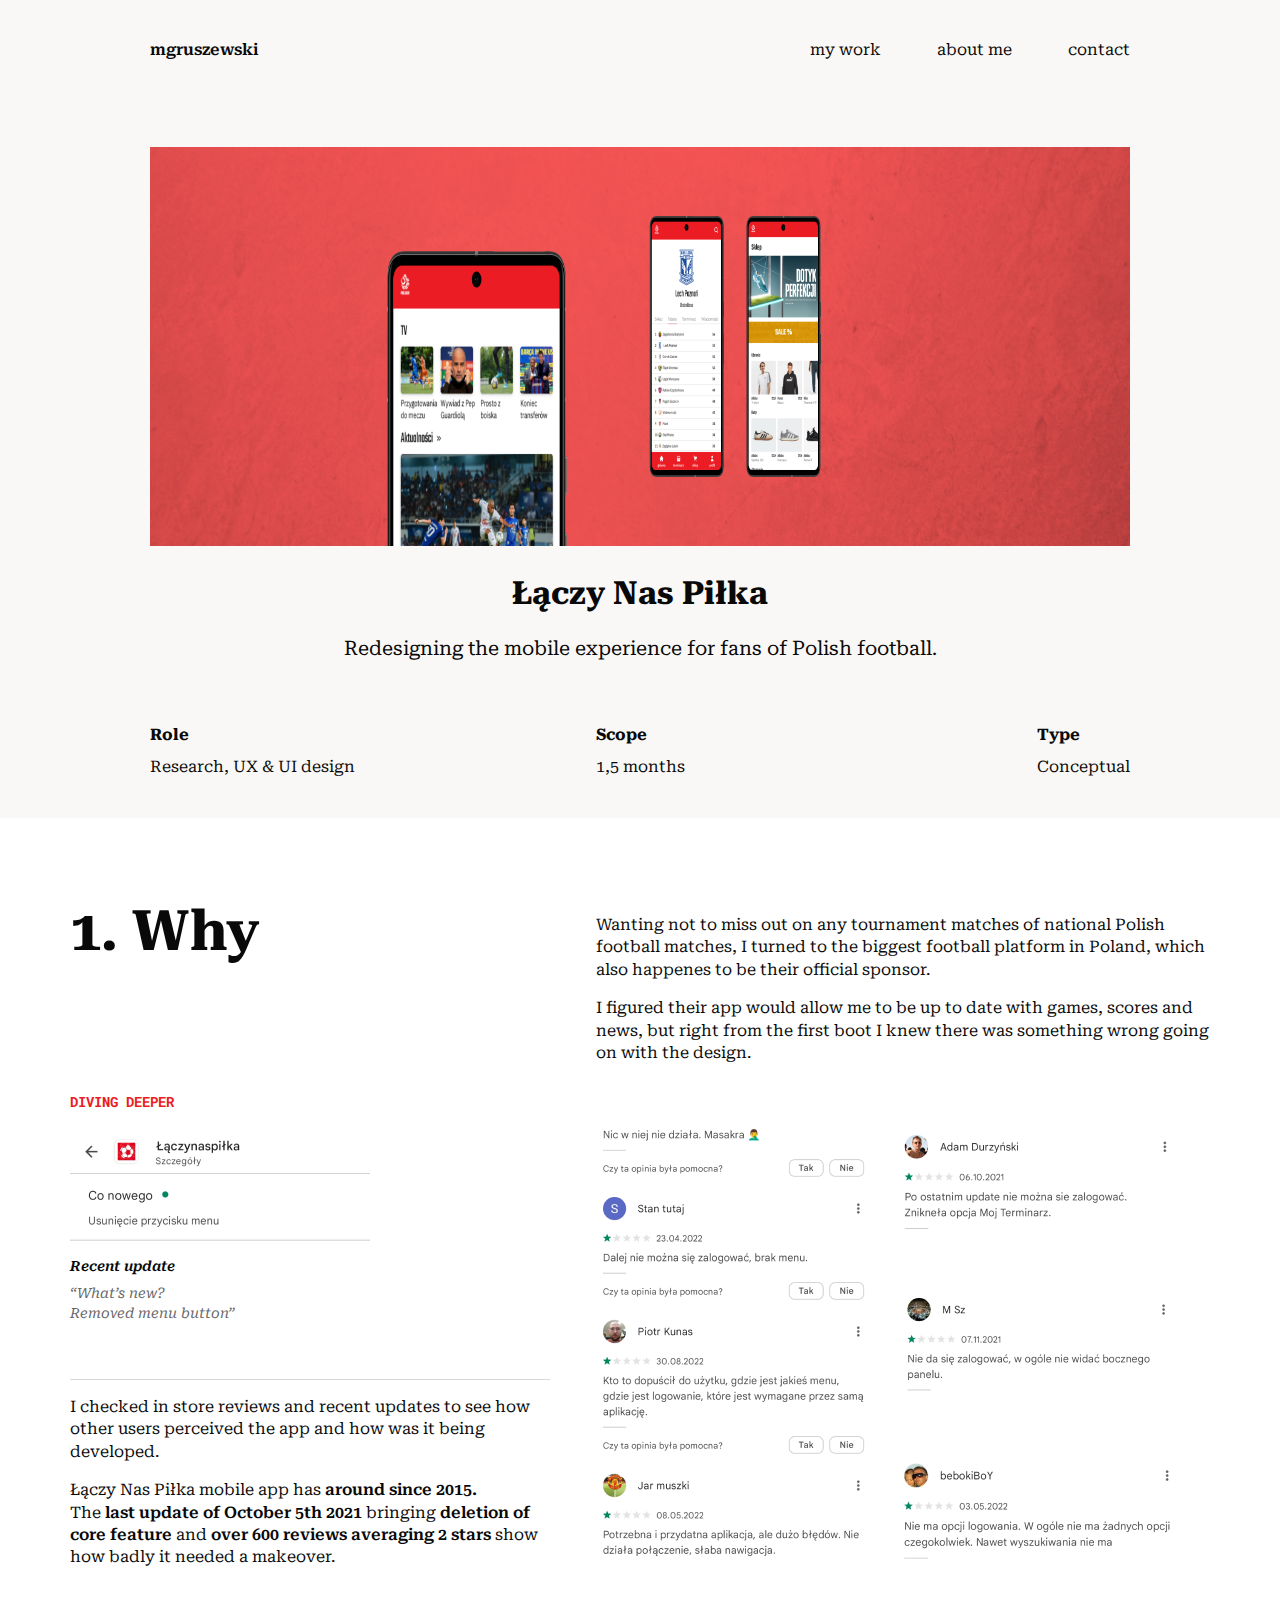
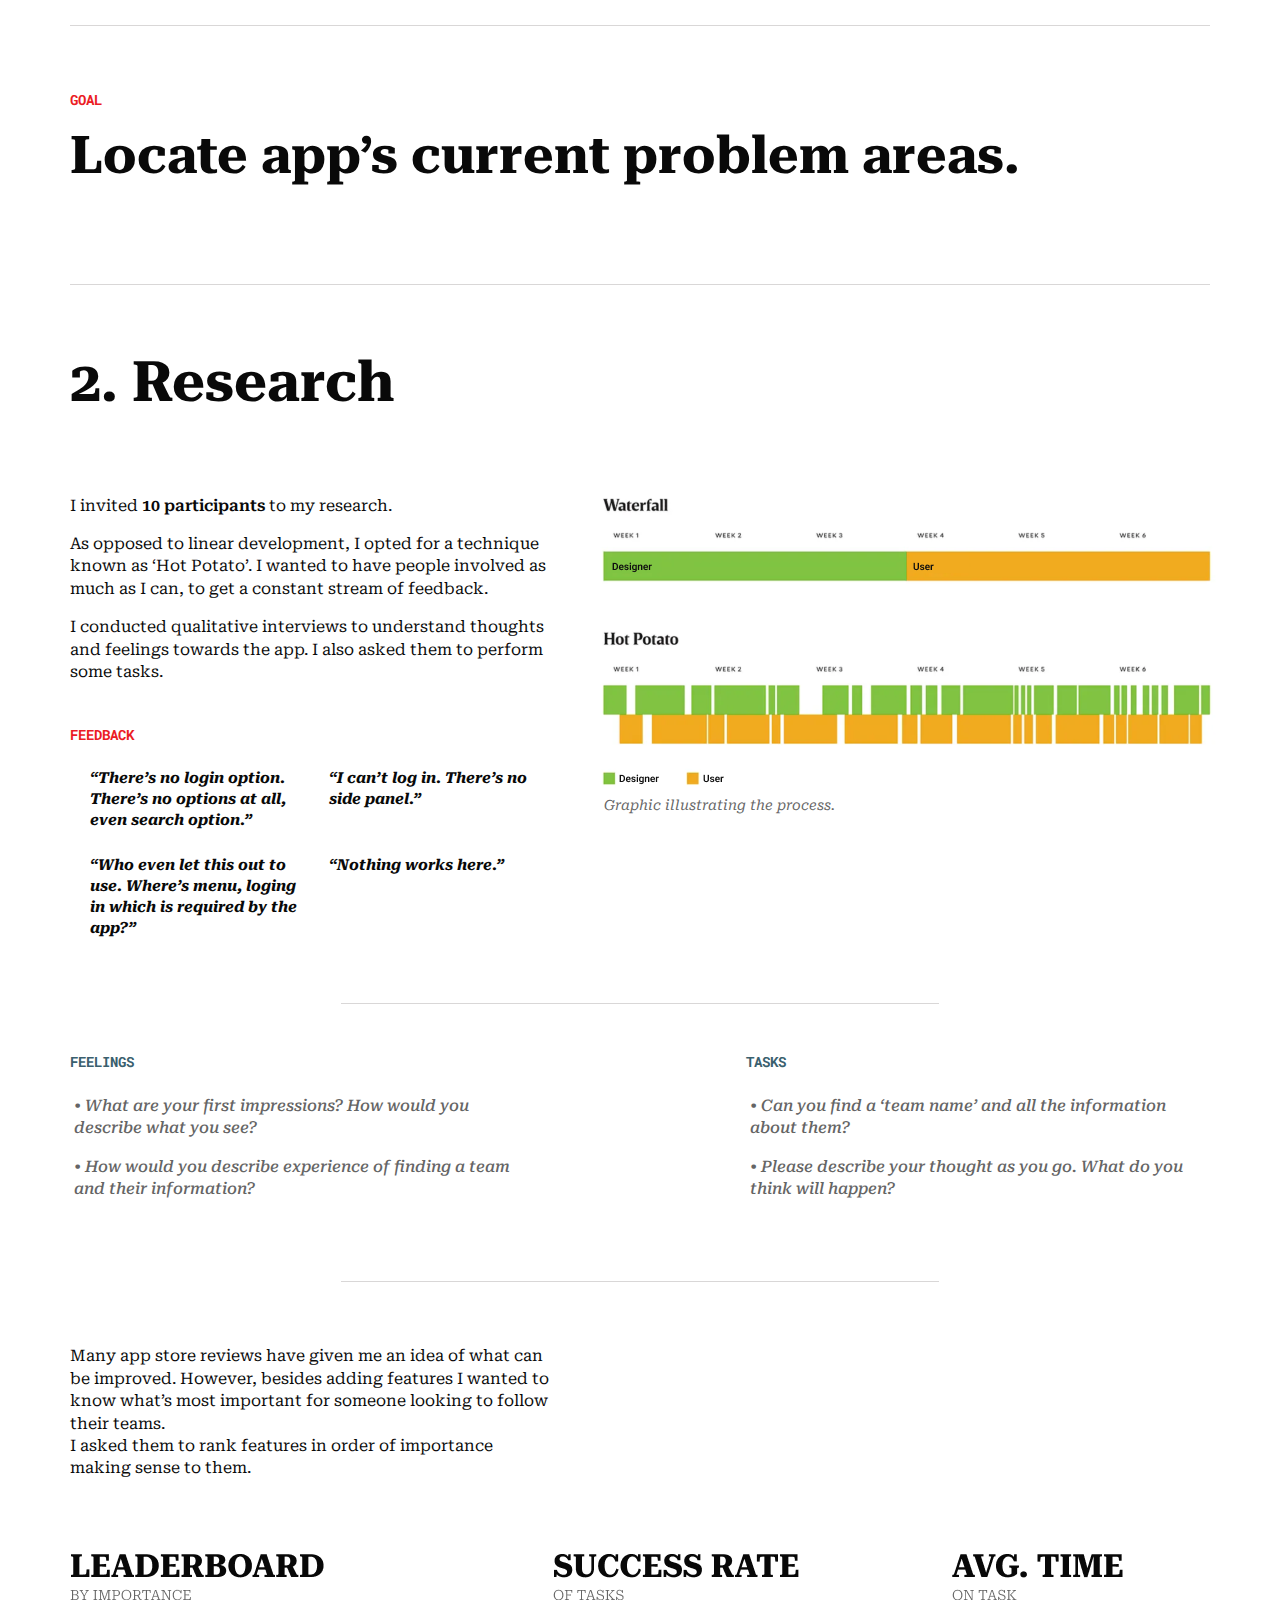
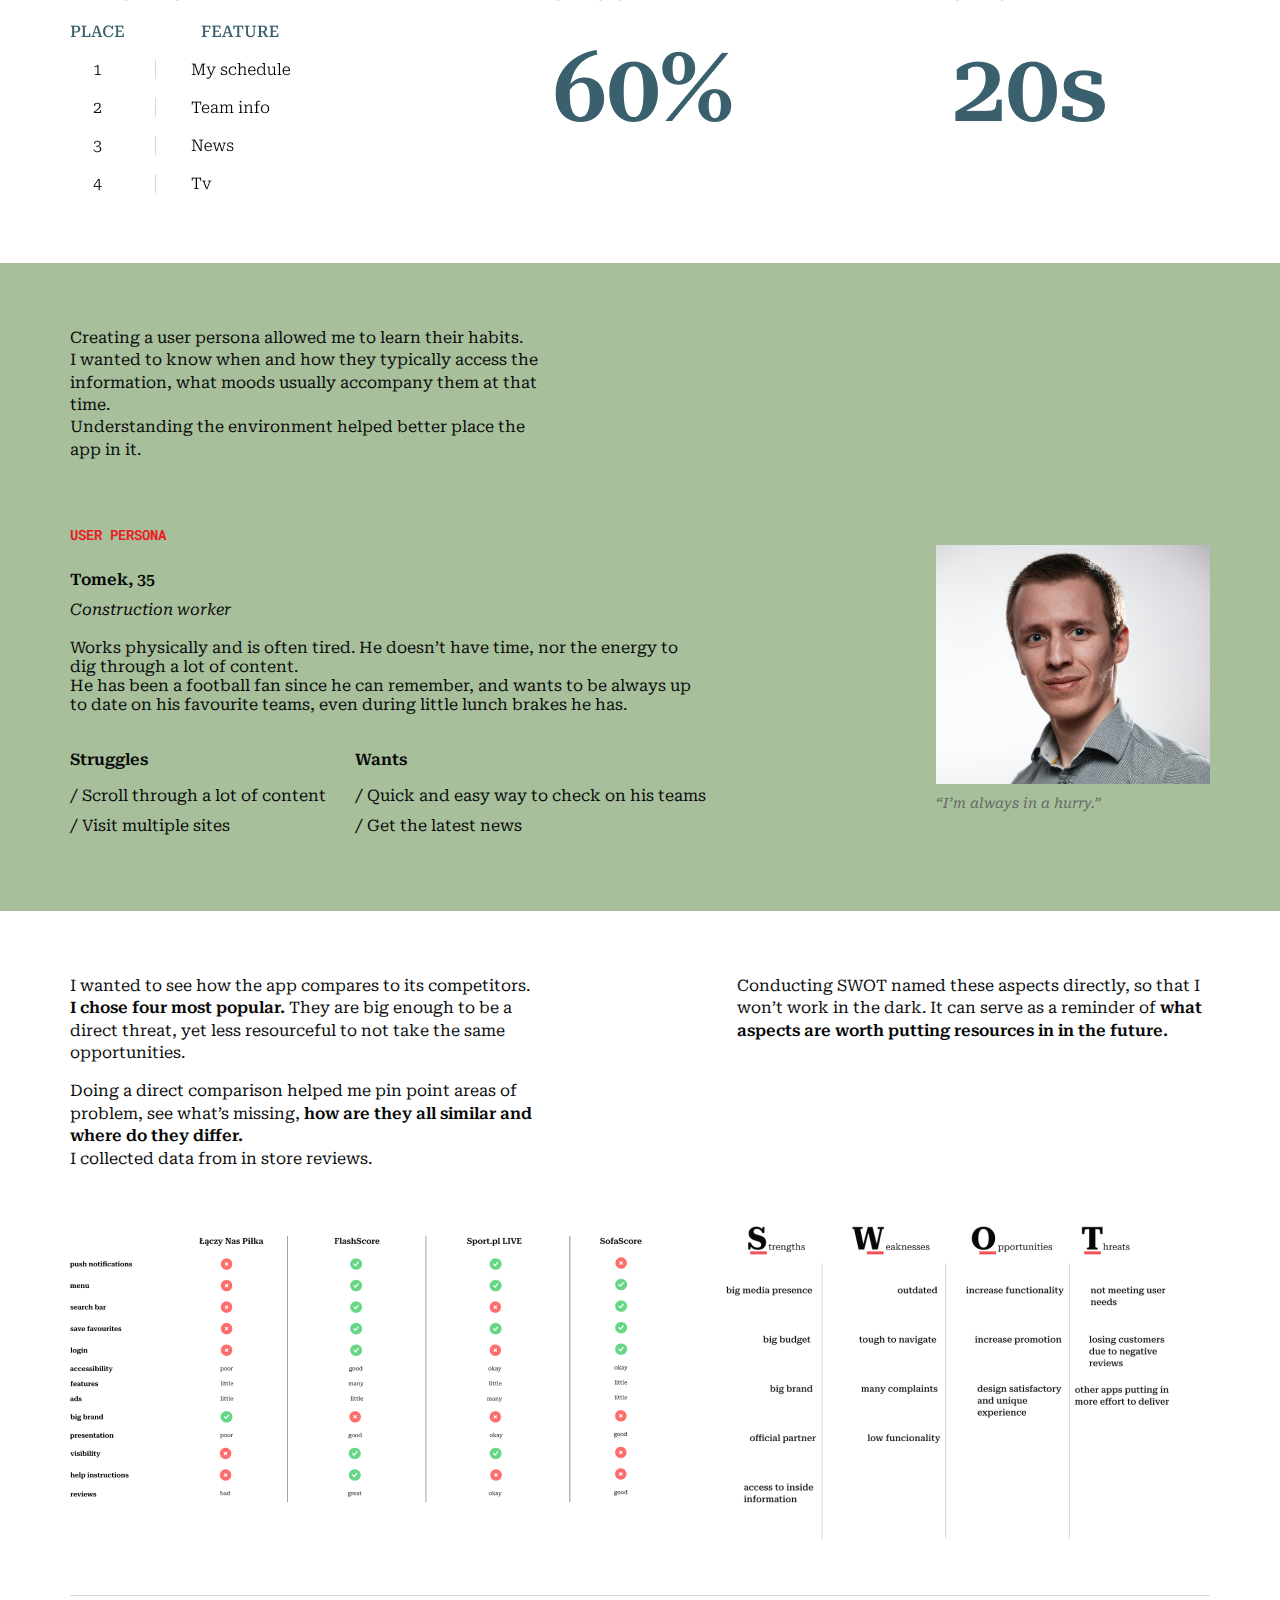
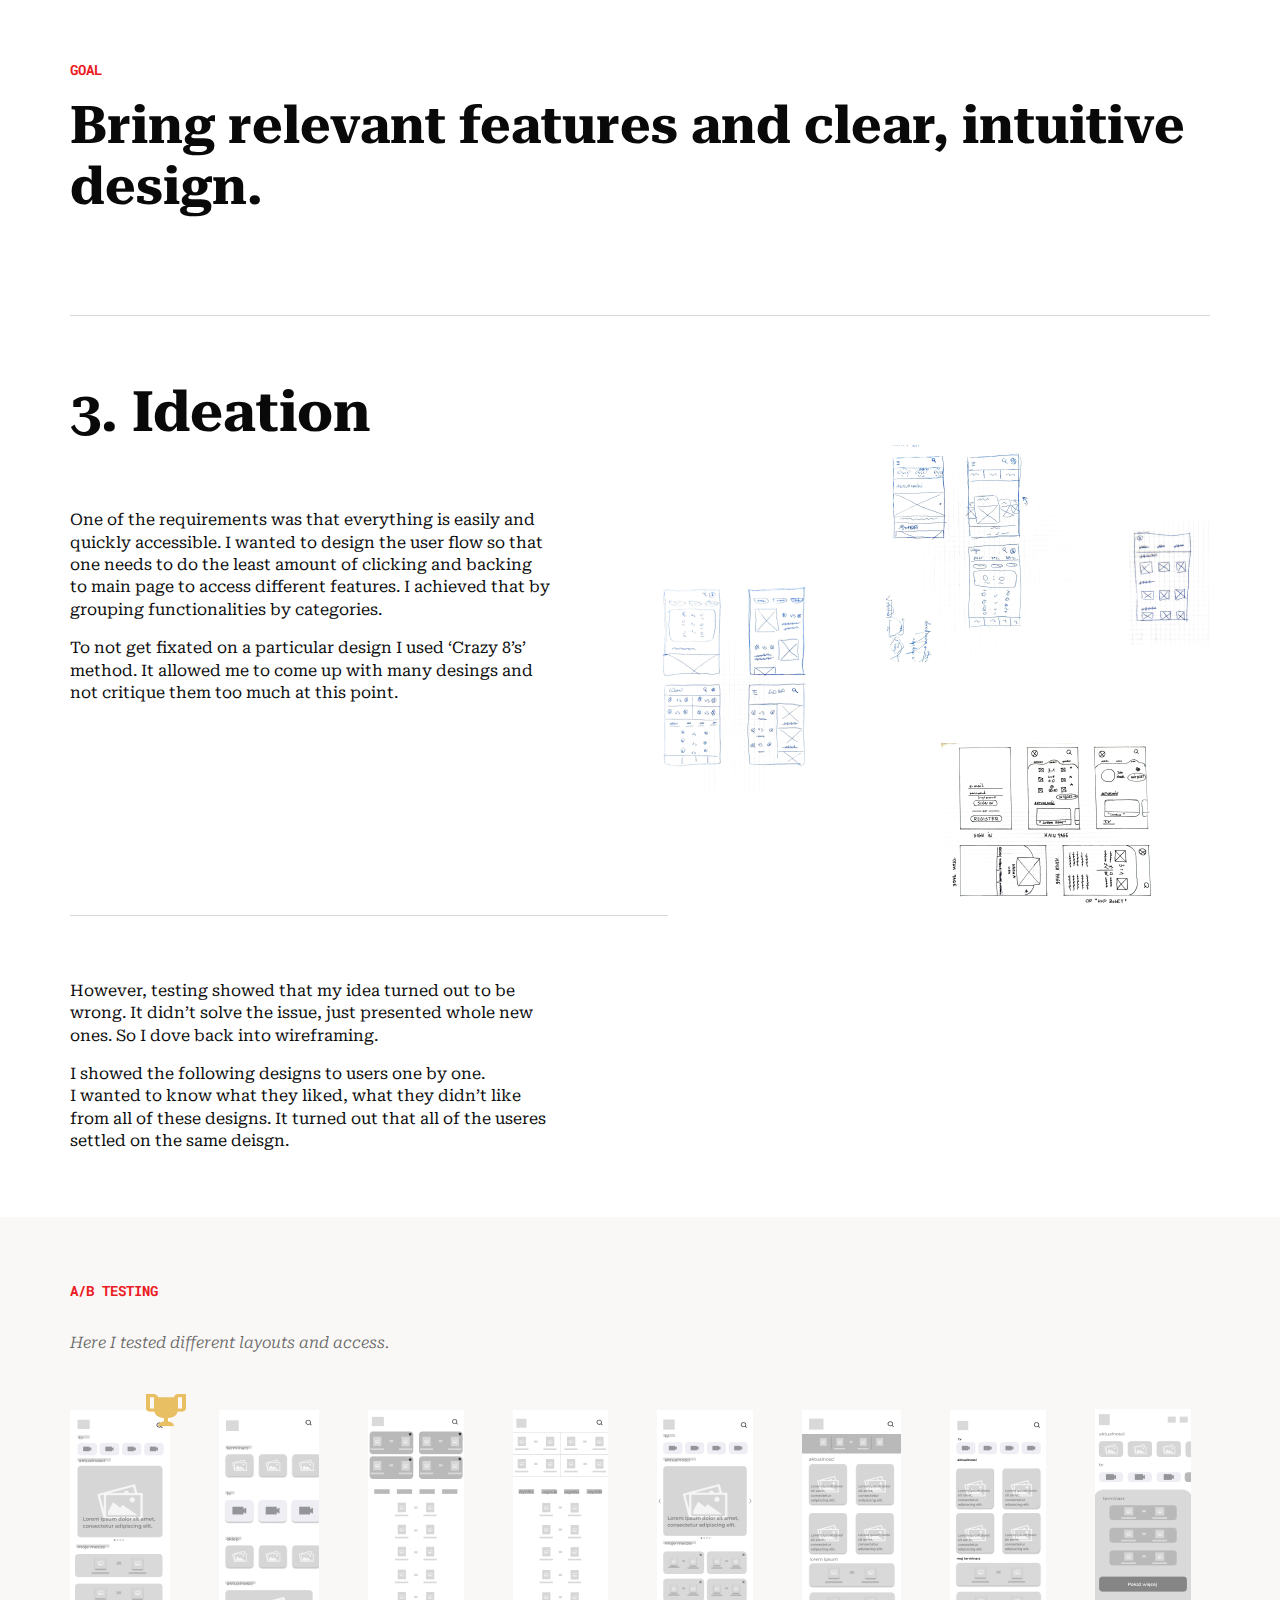
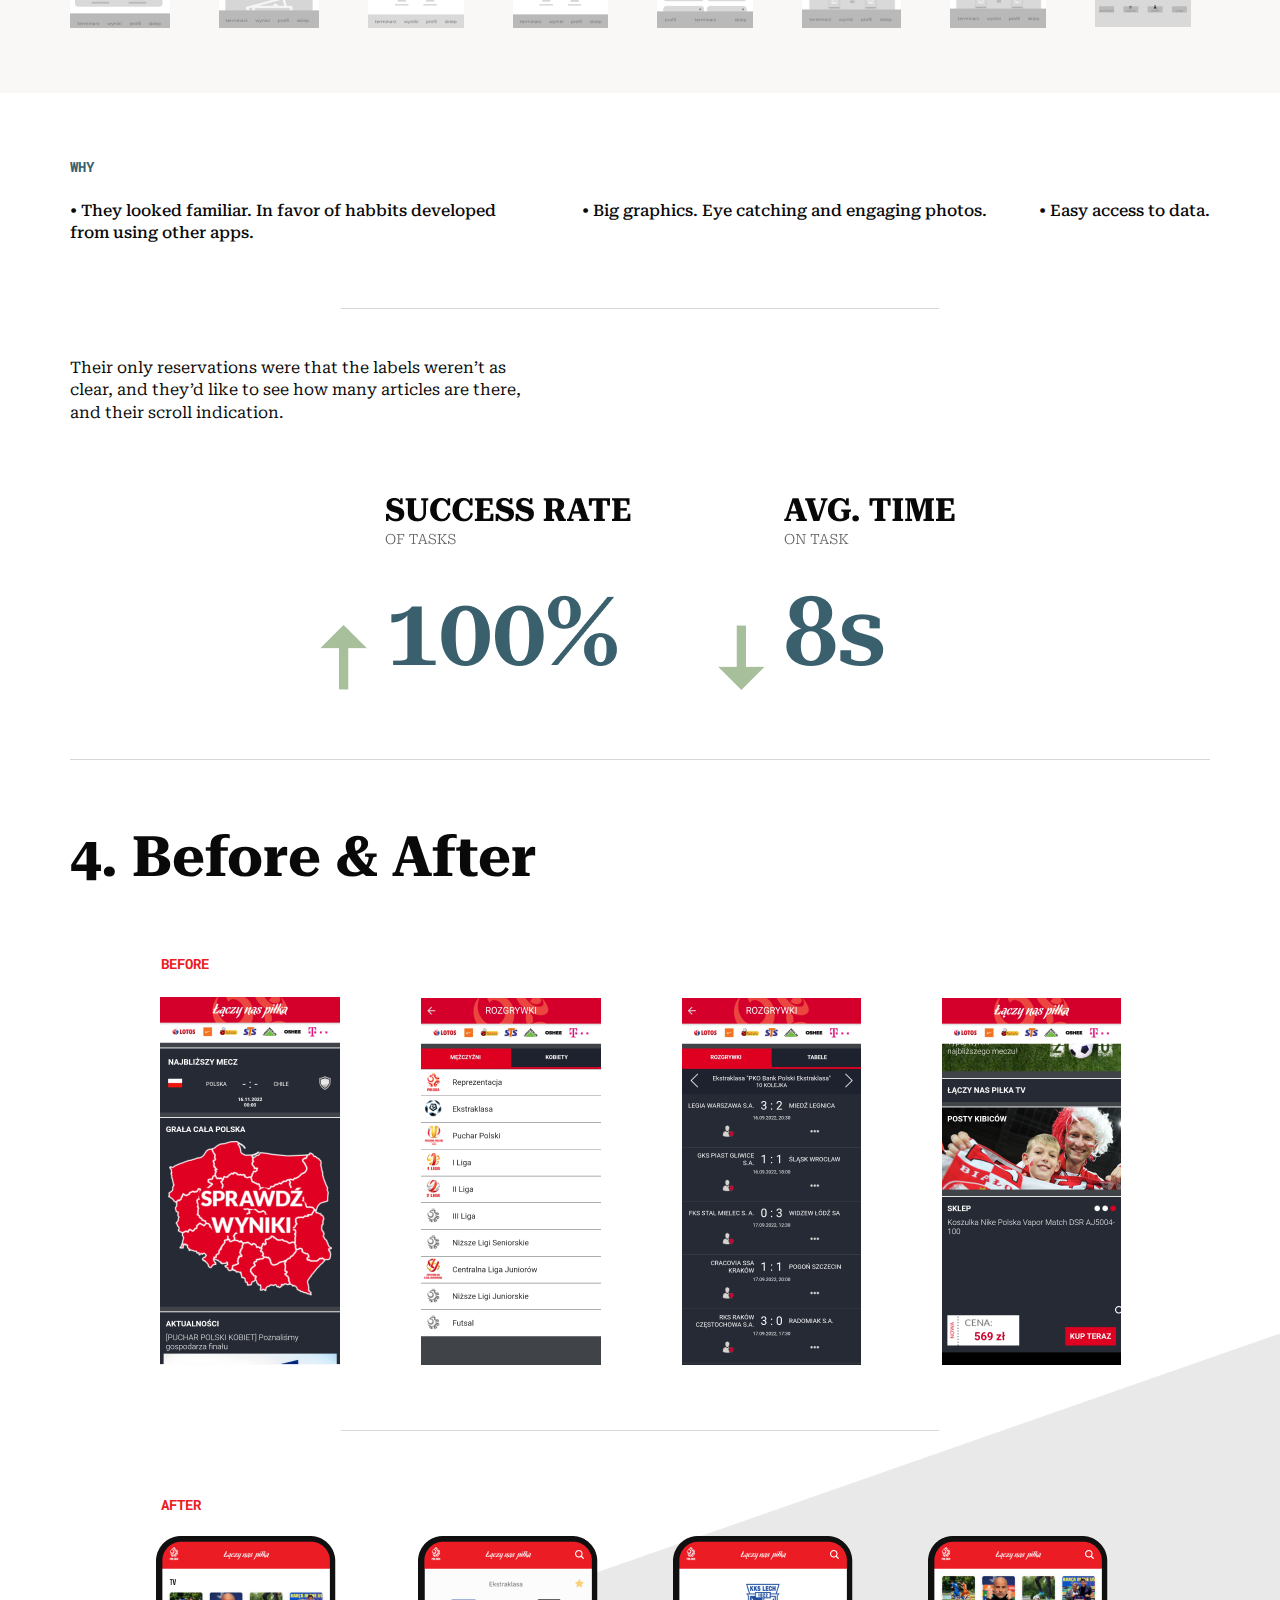
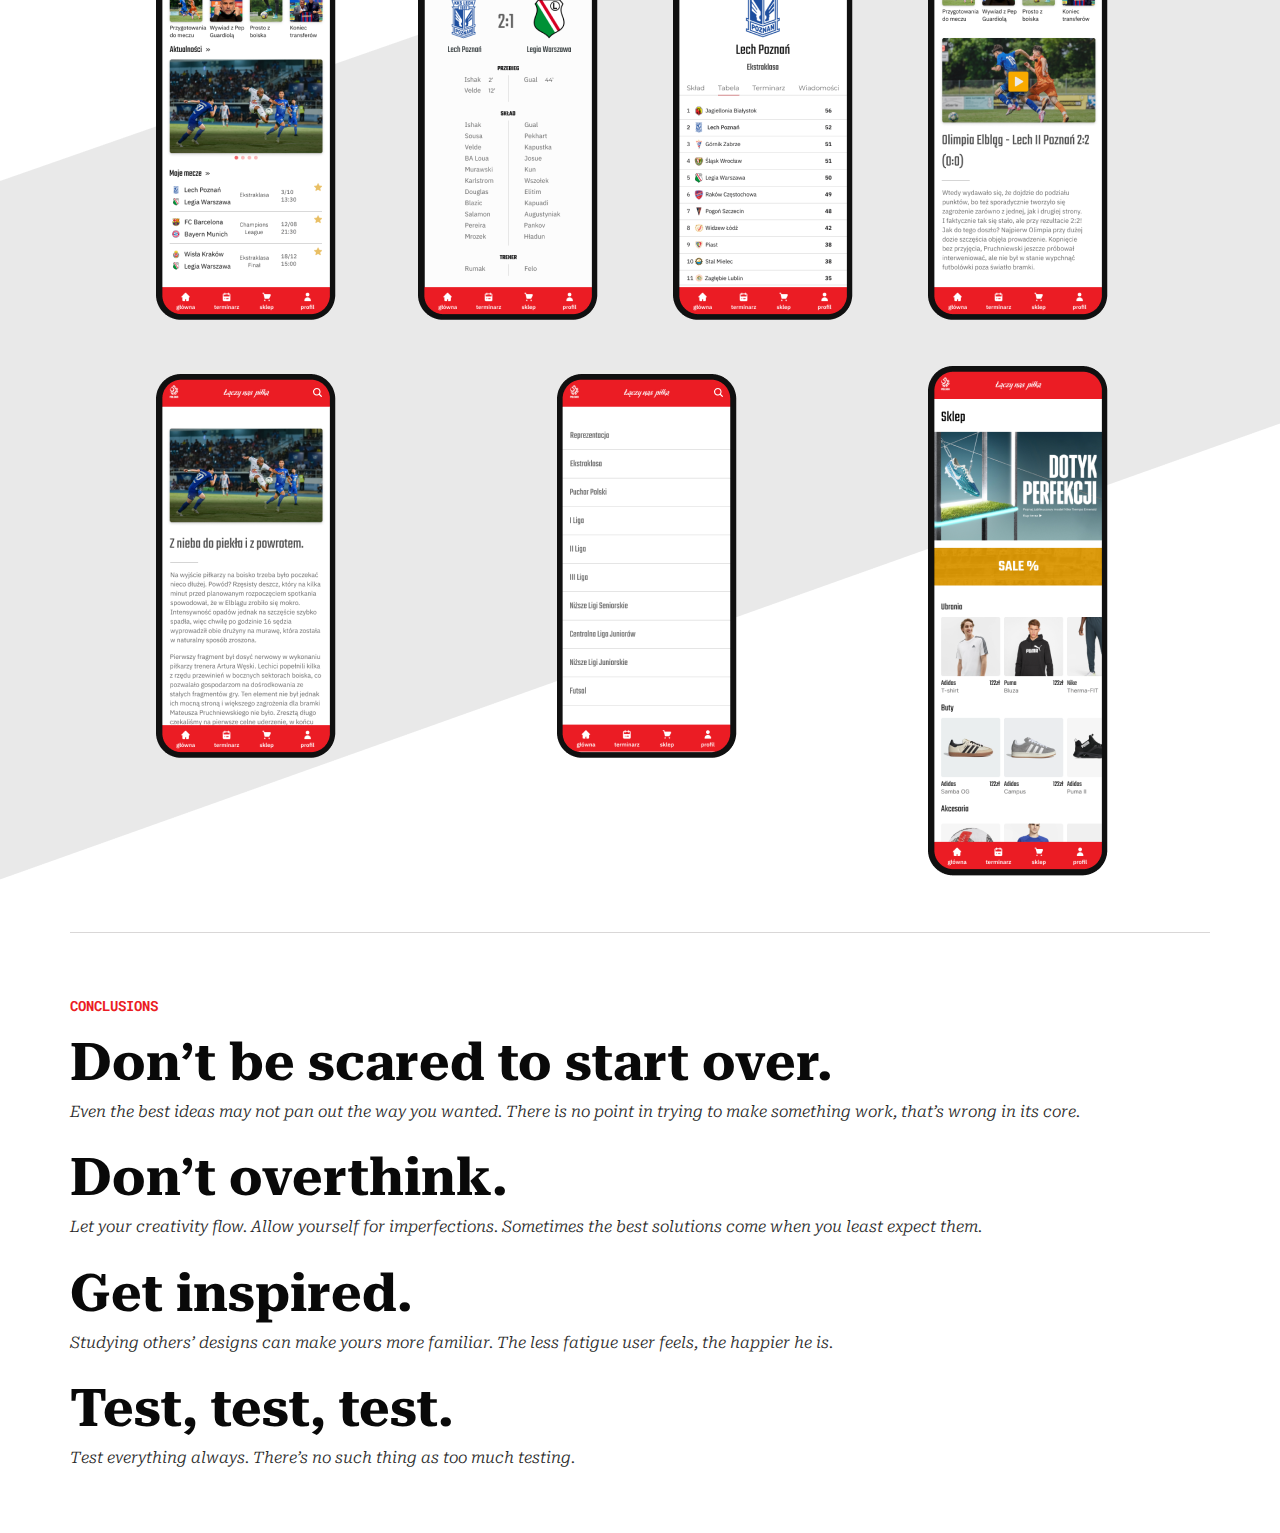
<file: LNP_project.html>
<!DOCTYPE html>
<html lang="en">
<head>
    <meta charset="UTF-8">
    <meta name="viewport" content="width=device-width, initial-scale=1.0">
    <link rel="stylesheet" type="text/css" href="lnpproject_styles.css" />
    <link rel="preconnect" href="https://fonts.googleapis.com">
    <link rel="preconnect" href="https://fonts.gstatic.com" crossorigin>
    <link
        href="https://fonts.googleapis.com/css2?family=Roboto+Serif:ital,opsz,wght@0,8..144,100..900;1,8..144,100..900&display=swap"
        rel="stylesheet">
        <link rel="preconnect" href="https://fonts.googleapis.com">
        <link rel="preconnect" href="https://fonts.gstatic.com" crossorigin>
        <link href="https://fonts.googleapis.com/css2?family=Roboto+Mono:ital,wght@0,100..700;1,100..700&display=swap"
            rel="stylesheet">
    <title>Łączy Nas Piłka</title>
</head>
<body>
    
        <div class="fp">
            <div class="navbar">
                <div class="nav-items">
                    <a href="index.html" class="title">mgruszewski</a>
                    <ul class="nav-list">
                        <li class="hov"><a href="index.html">my work</a></li>
                        <li class="hov"><a href="mgruszewski_about.html">about me</a></li>
                        <li class="hov"><a href="mgruszewski_contact.html">contact</a></li>
                    </ul>
                </div>
            </div>
            <div class="cover">
                <img class="cover-img" src="lnpbg.png">
                <div class="text-t">
                        <div class="titles">
                            <h2 class="h2-title">Łączy Nas Piłka</h2>
                            <h3 class="h3-title">Redesigning the mobile experience for fans of Polish football.</h3>
                        </div>
                        <div class="sub-titles">
                            <div class="role">
                                <p class="p-1">Role</p>
                                <p class="p-type">Research, UX & UI design</p>
                            </div>
                            <div class="scope">
                                <p class="p-1">Scope</p>
                                <p class="p-type">1,5 months</p>
                            </div>
                            <div class="type">
                                <p class="p-1">Type</p>
                                <p class="p-type">Conceptual</p>
                            </div>
                        </div>
                </div>
                
            </div>
        </div>
       <div class="main">
            <div class="why">
                <div class="one-c">
                    <h1 class="h1-why">1. Why</h1>
                    <p class="span-why">DIVING DEEPER</p>
                    <img class="img1-why" src="revstore1.png">
                    <p class="test1-why">Recent update</p>
                    <p class="test2-why">“What’s new? <br>
                        Removed menu button”</p>
                        <div class="hr"></div>
                    <p class="p1-why">I checked in store reviews and recent updates to see how other users perceived the app and how was it being
                        developed.</p>
                    <p class="p1-why">Łączy Nas Piłka mobile app has <span class="bold">around since 2015.</span>  <br>The <span class="bold">last update of October 5th 2021</span> bringing <span class="bold">deletion
                    of core feature</span> and <span class="bold">over 600 reviews averaging 2 stars</span> show how badly it needed a makeover.</p>
                </div>
                <div class="two-c">
                    <p class="p1-why">Wanting not to miss out on any tournament matches of national Polish football matches, I turned to the
                        biggest football
                        platform in Poland, which also happenes to be their official sponsor.</p>
                    <p class="p1-why">I figured their app would allow me to be up to date with games, scores and news, but right from the first
                        boot I knew
                        there was something wrong going on with the design.</p>
                    <img class="img2-why" src="test2g.png">
                </div>
            </div>
            <div class="hr"></div>
            <div class="goal">
                <span class="span-why" >GOAL</span>
                <h1 class="h1-goal">Locate app’s current problem areas.</h1>
            </div>
            <div class="hr"></div>
            <div class="research">
                <h1 class="h1-why">2. Research</h1>
                <div class="res-1c">
                        <div class="one-c">
                            <p>I invited <span class="bold">10 participants</span> to my research.</p>
                            <p>As opposed to linear development, I opted for a technique known as ‘Hot Potato’. I wanted to have people involved
                                as
                                much as I can, to get a constant stream of feedback.</p>
                            <p>I conducted qualitative interviews to understand thoughts and feelings towards the app. I also asked them to
                                perform
                                some tasks.</p>
                            <div class="feedback">
                                <span class="feed-span">FEEDBACK</span>
                                <div class="fd">
                                    <p>“There’s no login option. There’s no options at all, even search option.”</p>
                                    <p>“I can’t log in. There’s no side panel.”</p>
                                    <p>“Who even let this out to use. Where’s menu, loging in which is required by the app?”</p>
                                    <p>“Nothing works here.”</p>
                                </div>
                            </div>
                        </div>
                        <div class="two-c">
                            <div class="img-hp">
                                <img src="pg.png" alt="">
                                <p class="img-text-process">Graphic illustrating the process.</p>
                            </div>
                        </div>
                </div>
                
         
                <div class="hr-short"></div>
                <div class="q-type">
                    <div class="feelings">
                        <span class="feel-span">FEELINGS</span>
                        <div class="fd-p-text">
                            <p class="fd-p">What are your first impressions? How would you describe what you see?</p>
                            <p class="fd-p">How would you describe experience of finding a team and their information?</p>
                        </div>
                    </div>
                    <div class="tasks">
                        <span class="feel-span" >TASKS</span>
                        <div class="fd-p-text">
                            <p class="fd-p">Can you find a ‘team name’ and all the information about them?</p>
                            <p class="fd-p">Please describe your thought as you go. What do you think will happen?</p>
                        </div>
                    </div>
                </div>
                <div class="hr-short"></div>
                <p class="break-p">Many app store reviews have given me an idea of what can be improved. However, besides adding features I wanted
                    to know
                    what’s most important for someone looking to follow their teams.<br>
                    I asked them to rank features in order of importance making sense to them.
                </p>
                <div class="stats">
                   <img src="lider.png">
                </div>
                <div class="user-persona">
                    <p class="up-p">Creating a user persona allowed me to learn their habits. <br>I wanted to know when and how they typically access the
                    information, what moods usually accompany them at that time.<br>
                    Understanding the environment helped better place the app in it.</p>
                    <p class="up-span">USER PERSONA</p>
                    <div class="up-cont">
                        
                        
                        <div class="up-text">
                            <div class="up-name">
                                <p class="name">Tomek, 35</p>
                                <p class="occ">Construction worker</p>
                            </div>
                            <div class="up-desc">
                                Works physically and is often tired. He doesn’t have time, nor the energy to dig through a lot of content. <br>
                                He has been a football fan since he can remember, and wants to be always up to date on his favourite teams, even
                                during
                                little lunch brakes he has.
                            </div>
                            <div class="strug-want">
                                <div class="strug">
                                    <h3 class="strug-title">Struggles</h3>
                                    <p class="sw-test">/ Scroll through a lot of content</p>
                                    <p >/ Visit multiple sites</p>
                                </div>
                                <div class="want">
                                    <h3 class="strug-title">Wants</h3>
                                    <p class="sw-test">/ Quick and easy way to check on his teams</p>
                                    <p >/ Get the latest news</p>
                                </div>
                            </div>
                        </div>
                        <div class="up-img-cont">
                            <img class="up-img" src="tom.png" alt="">
                            <p class="up-img-desc">“I’m always in a hurry.”</p>
                        </div>
                    </div>
                   
                </div>
                <div class="comp">
                    <div class="comp-1c">
                        <p class="comp-p">I wanted to see how the app compares to its competitors. <br> <span class="bold">I chose four most popular.</span> They are big
                        enough to be a
                        direct
                        threat, yet less resourceful to not take the same opportunities.</p>
                    <p>Doing a direct comparison helped me pin point areas of problem, see what’s missing, <span class="bold">how are they all
                    similar and
                    where
                    do they differ.</span><br>
                        I collected data from in store reviews.</p>
                    </div>
                    <div class="comp-2c">
                        <p>Conducting SWOT named these aspects directly, so that I won’t work in the dark. It can serve as a
                        reminder of <span class="bold">what
                        aspects
                        are worth putting resources in in the future.</span></p>
                    </div>
                   
                   
                    <img class="swot" src="swot.png" alt="">
                    
                </div>
                <div class="hr"></div>
                <div class="goal">
                    
                    <span class="span-why">GOAL</span>
                    <h1 class="h1-goal">Bring relevant features and clear, intuitive design.</h1>
                </div>
                <div class="hr"></div>
                <div class="ideation">
                    <h1 class="h1-why">3. Ideation</h1>
                    <div class="ide-cont">
                        <div class="ide-1c">
                            <p class="ide-p">One of the requirements was that everything is easily and quickly accessible. I wanted to design the user
                                flow so that
                                one needs to do the least amount of clicking and backing to main page to access different features. I
                                achieved that by
                                grouping functionalities by categories.</p>
                            <p>To not get fixated on a particular design I used ‘Crazy 8’s’ method. It allowed me to come up with many
                                desings and not
                                critique them too much at this point.</p>
                        </div>
                       
                        <img class="ide" src="ide.png" alt="">
                    </div>
                   
                    
                    <div class="hr-ide"></div>
                    <div class="ide-1c">
                        <p class="ide-p">However, testing showed that my idea turned out to be wrong. It didn’t solve the issue, just presented whole
                            new ones.
                            So I dove back into wireframing.</p>
                        <p>I showed the following designs to users one by one. <br> I wanted to know what they liked, what they didn’t like
                            from all of
                            these designs. It turned out that all of the useres settled on the same deisgn.</p>
                    </div>
                    
                    <div class="ab-test">
                        <div class="ab-con">
                            <span class="span-why">A/B TESTING</span>
                            <p class="ab-p">Here I tested different layouts and access.</p>
                        </div>
                        <img class="screens" src="screens.png">
                    </div>
                    <div class="dec">
                        <span class="feel-span">WHY</span>
                        <div class="why-test">
                            
                                <p class="li-t lit-1" >They looked familiar. In favor of habbits developed from using other apps.</p>
                                <p class="li-t">Big graphics. Eye catching and engaging photos.</p>
                                <p class="li-t">Easy access to data.</p>
                            
                        </div>
                    </div>
                   
                    <div class="hr-short"></div>
                    <p class="p-res">Their only reservations were that the labels weren’t as clear, and they’d like to see how many articles are
                        there, and
                        their scroll indication.</p>
                    <div class="img-div">
                        <img class="succ" src="succ.png" alt="">
                    </div>
                        
            
                </div>
                <div class="hr"></div>
                <div class="before-after">
                    <h1 class="h1-why t-4">4. Before & After</h1>
                    <p class="bef-s">BEFORE</p>
                    <div class="bef">
                        
                        <img class="bef-i" src="before.png">
                    </div>
                   
                    <div class="hr-short"></div>
                        <p class="bef-s">AFTER</p>
                    <div class="aft ac">
                            <img class="aft-i" src="after.png">
    
                    <img class="rec" src="rec.png" alt="">
                    </div>
                    
                </div>
                <div class="hr"></div>
                <div class="conclusions">
                    <p class="conc">CONCLUSIONS</p>
                    <div class="c1">
                        <h1 class="h1-goal ch">Don’t be scared to start over.</h1>
                        <p class="conc-p">Even the best ideas may not pan out the way you wanted. There is no point in trying to make something
                            work, that’s wrong
                            in its core.</p>
                    </div>
                    <div class="c2">
                        <h1 class="h1-goal ch">Don’t overthink.</h1>
                        <p class="conc-p">Let your creativity flow. Allow yourself for imperfections. Sometimes the best solutions come when you
                            least expect
                            them.</p>
                    </div>
                    <div class="c3">
                        <h1 class="h1-goal ch">Get inspired.</h1>
                        <p class="conc-p">Studying others’ designs can make yours more familiar. The less fatigue user feels, the happier he is.
                        </p>
                    </div>
                    <div class="c4">
                        <h1 class="h1-goal ch">Test, test, test.</h1>
                        <p class="conc-p">Test everything always. There’s no such thing as too much testing.</p>
                    </div>
                </div>
            </div>
       </div>
    
</body>
</html>
</file>
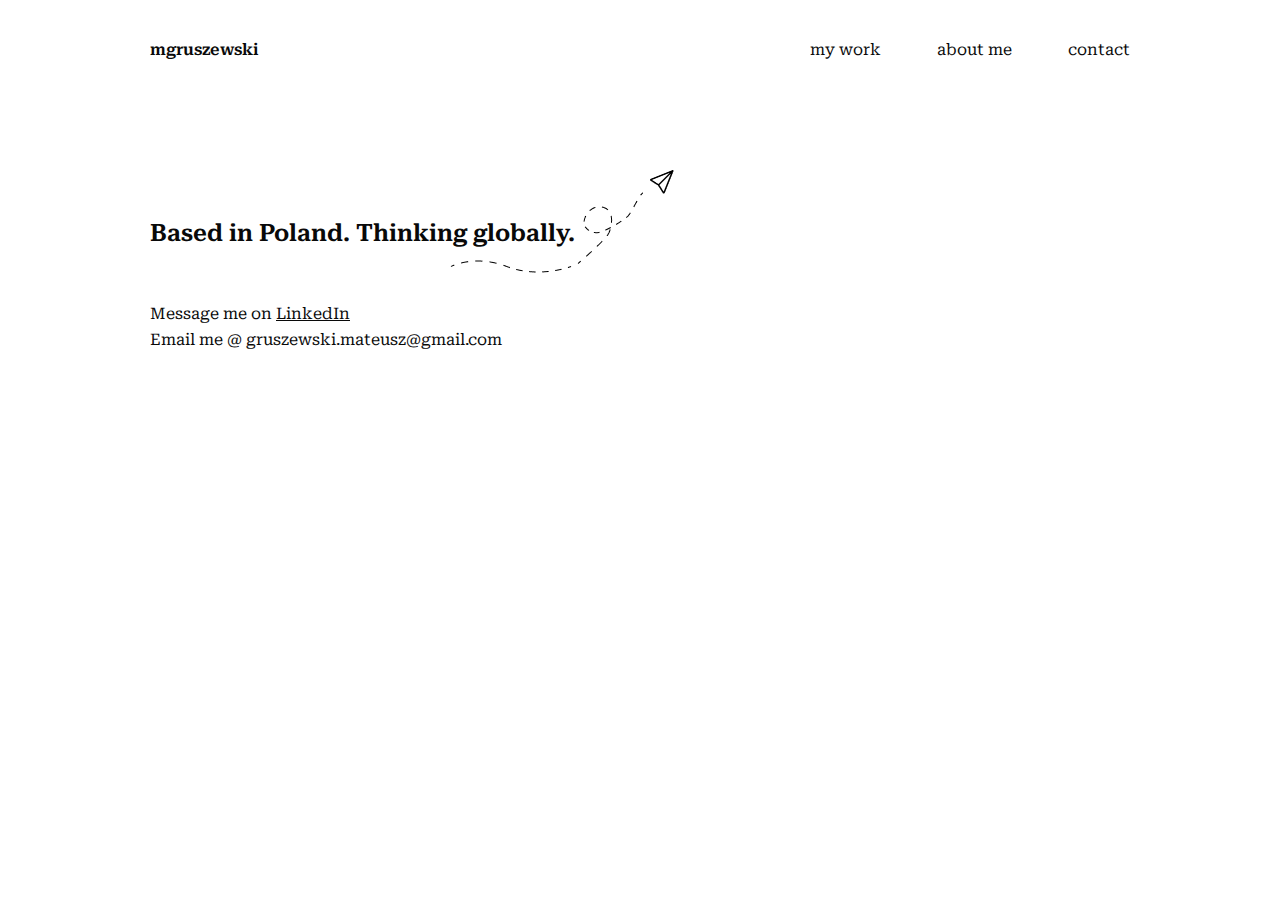
<file: mgruszewski_contact.html>
<!DOCTYPE html>
<html lang="en">
<head>
    <meta charset="UTF-8">
    <meta name="viewport" content="width=device-width, initial-scale=1.0">
    <link rel="stylesheet" type="text/css" href="contact_styles.css" />
    <link rel="preconnect" href="https://fonts.googleapis.com">
    <link rel="preconnect" href="https://fonts.gstatic.com" crossorigin>
    <link
        href="https://fonts.googleapis.com/css2?family=Roboto+Serif:ital,opsz,wght@0,8..144,100..900;1,8..144,100..900&display=swap"
        rel="stylesheet">
    <title>about me</title>
</head>
<body>
    <div class="main">
        <div class="navbar">
            <div class="nav-items">
                <a href="index.html" class="title">mgruszewski</a>
                <ul class="nav-list">
                    <li class="hov"><a href="index.html">my work</a></li>
                    <li class="hov"><a href="mgruszewski_about.html">about me</a></li>
                    <li class="hov"><a href="mgruszewski_contact.html">contact</a></li>
                </ul>
            </div>
        </div>
    <div class="contact">
      <h2>Based in Poland. Thinking globally.</h2>
      <img class="ar" src="Group 74.png" alt="">
    </div>
   <p class="mes">Message me on <a href="https://www.linkedin.com/in/mateusz-gruszewski/" target="_blank" class="un">LinkedIn</a></p>
    <p>Email me @ gruszewski.mateusz@gmail.com</p>
    
</body>
</html>
</file>
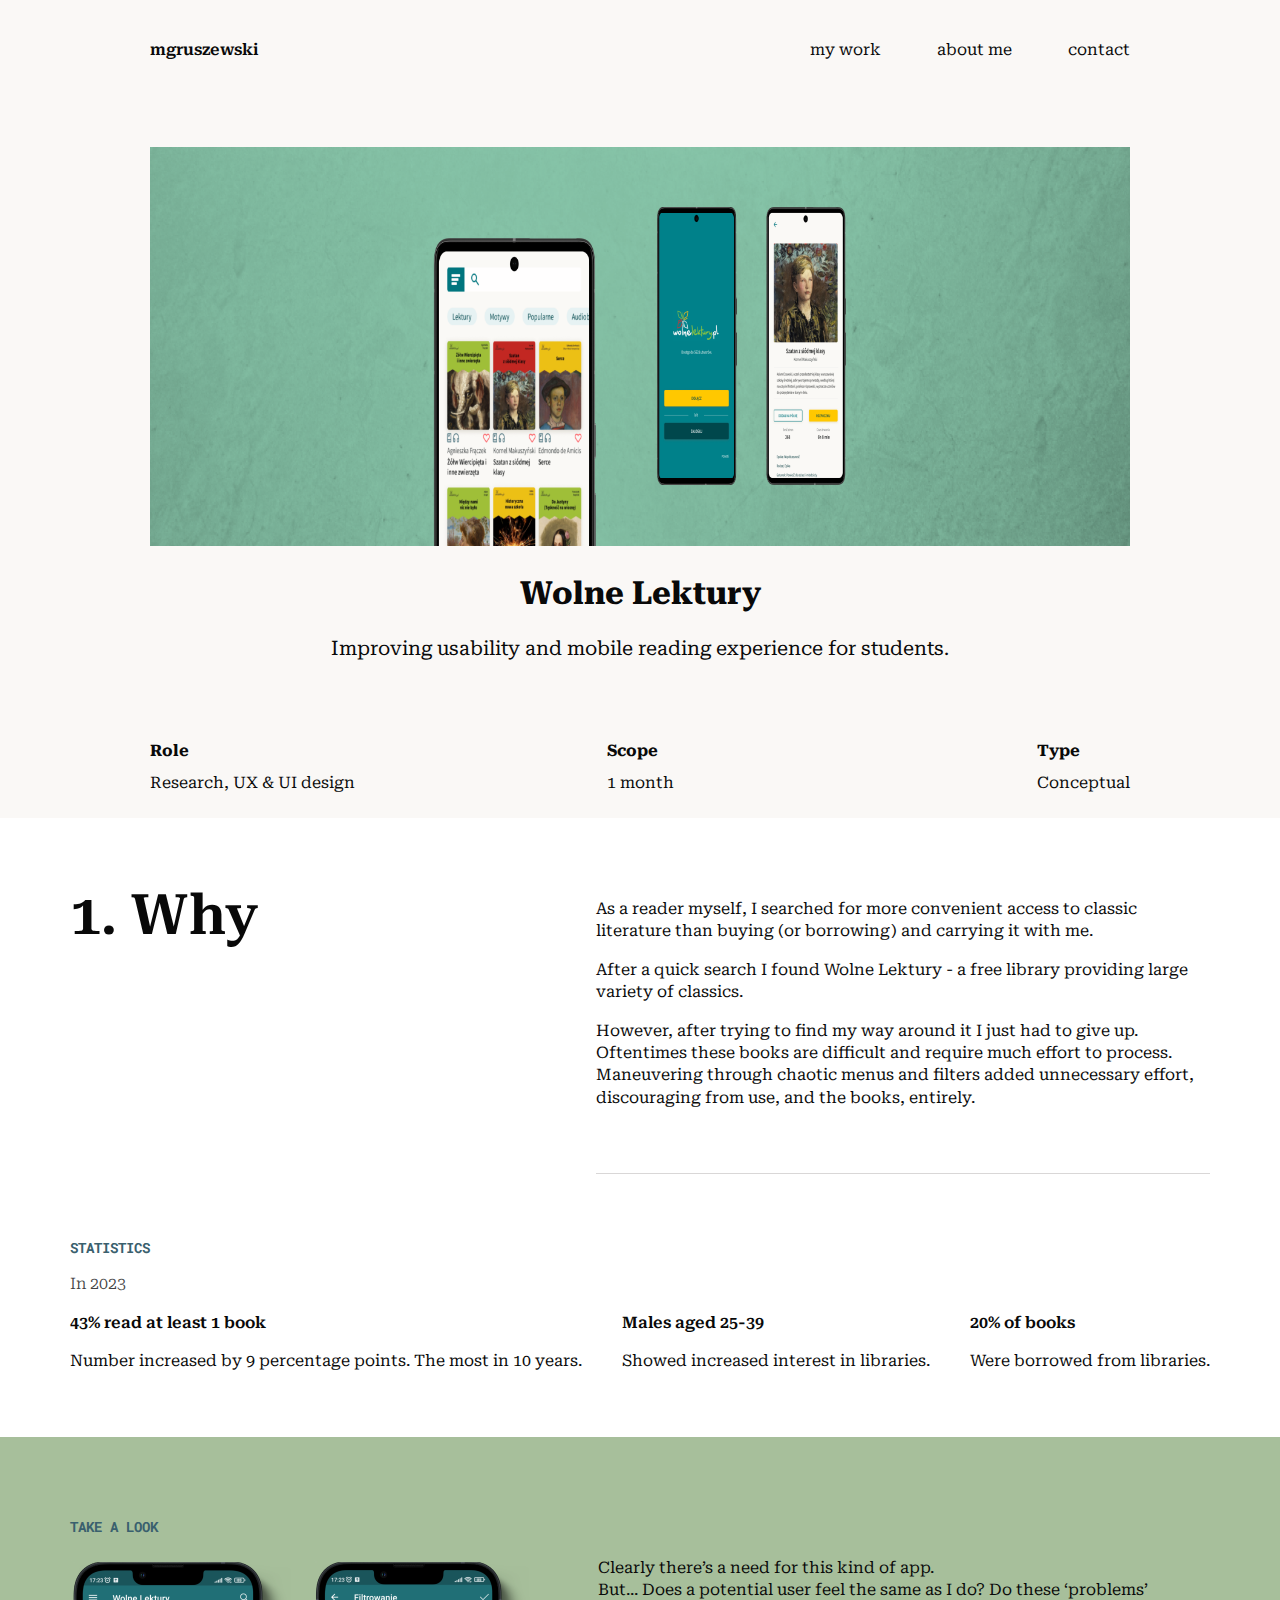
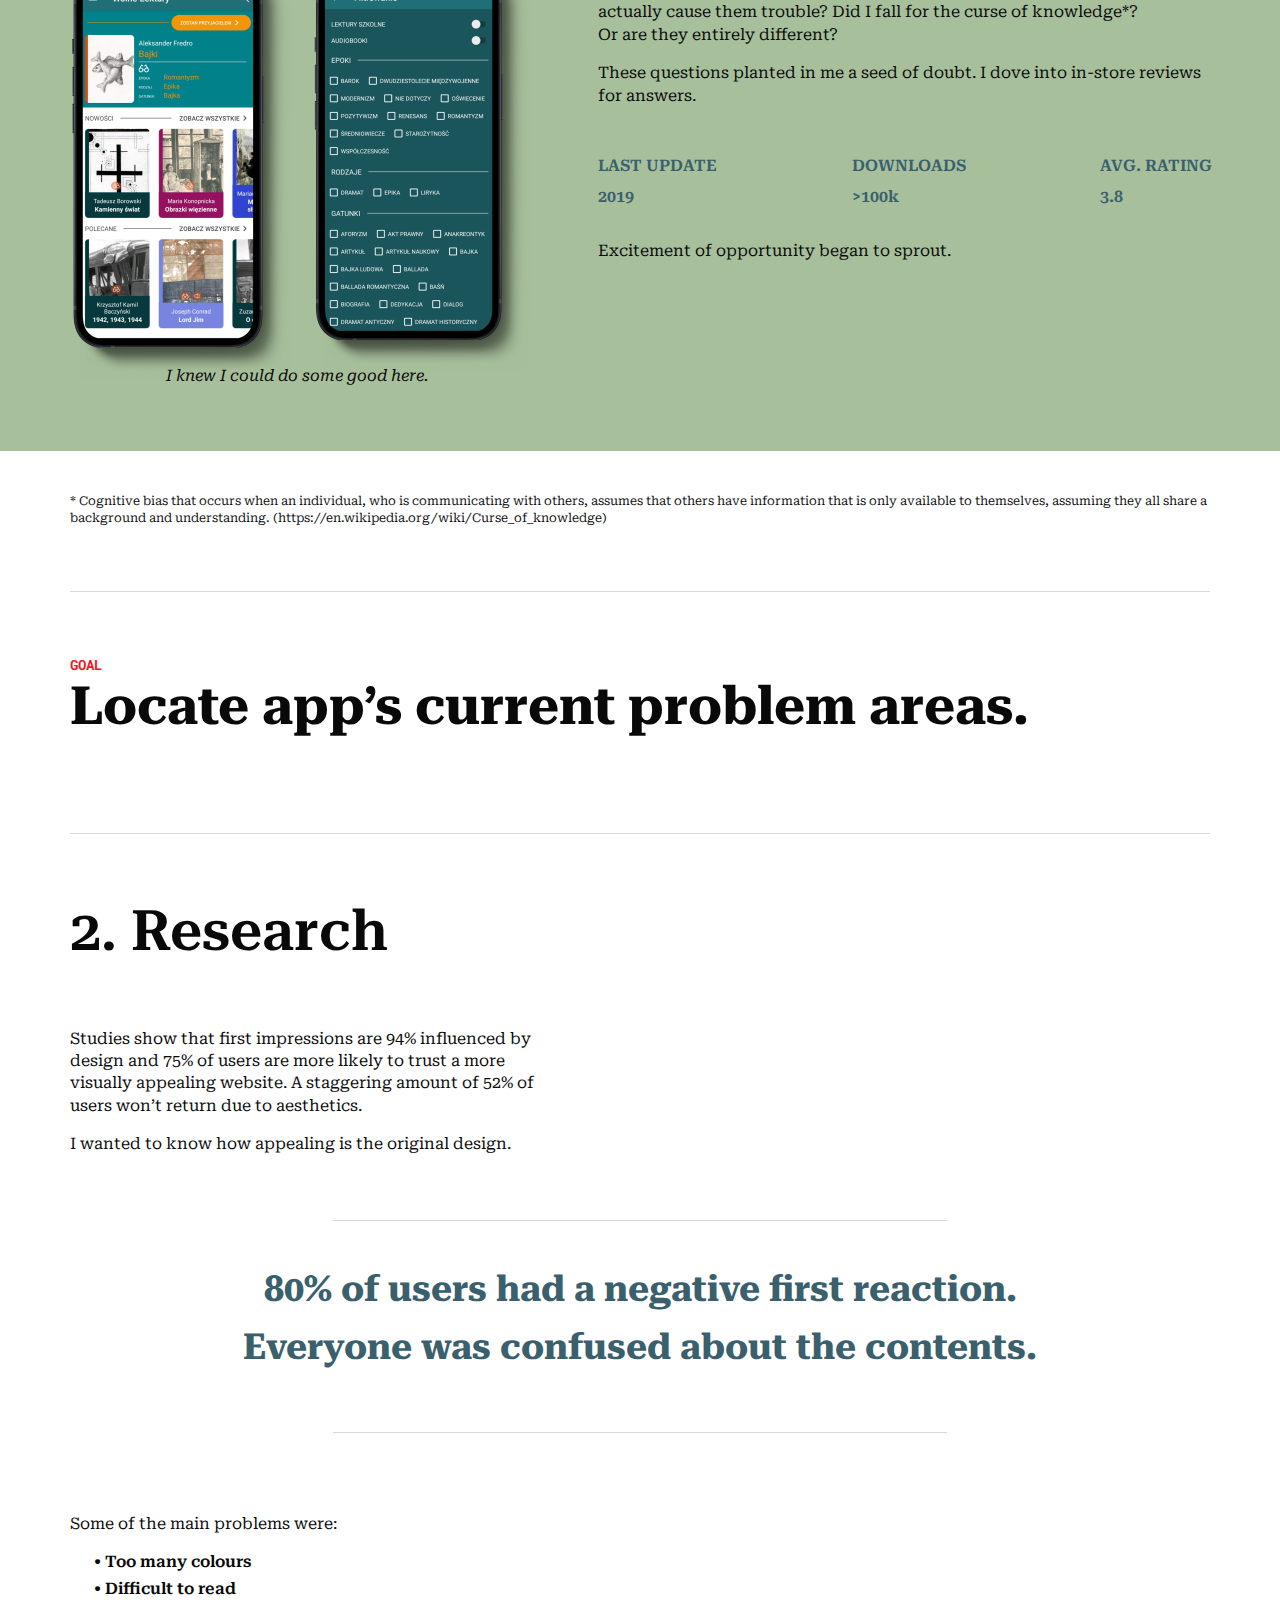
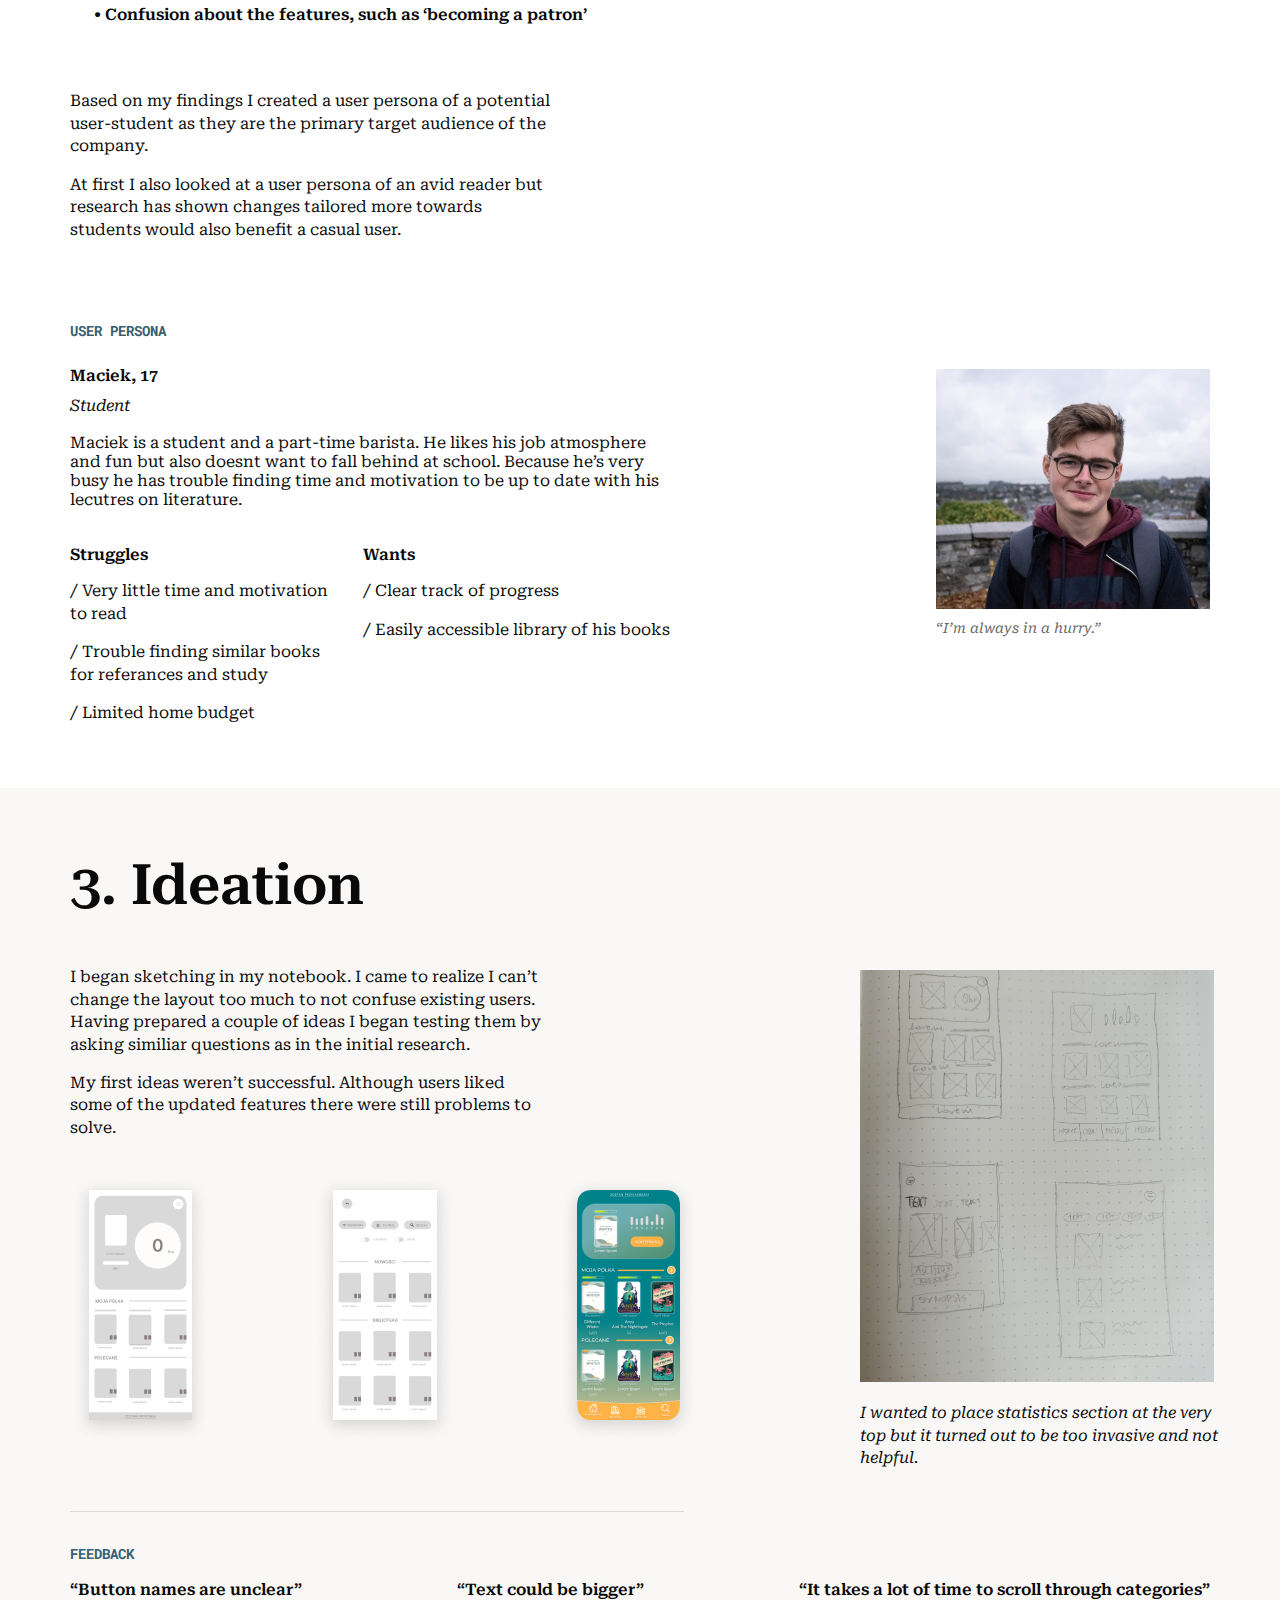
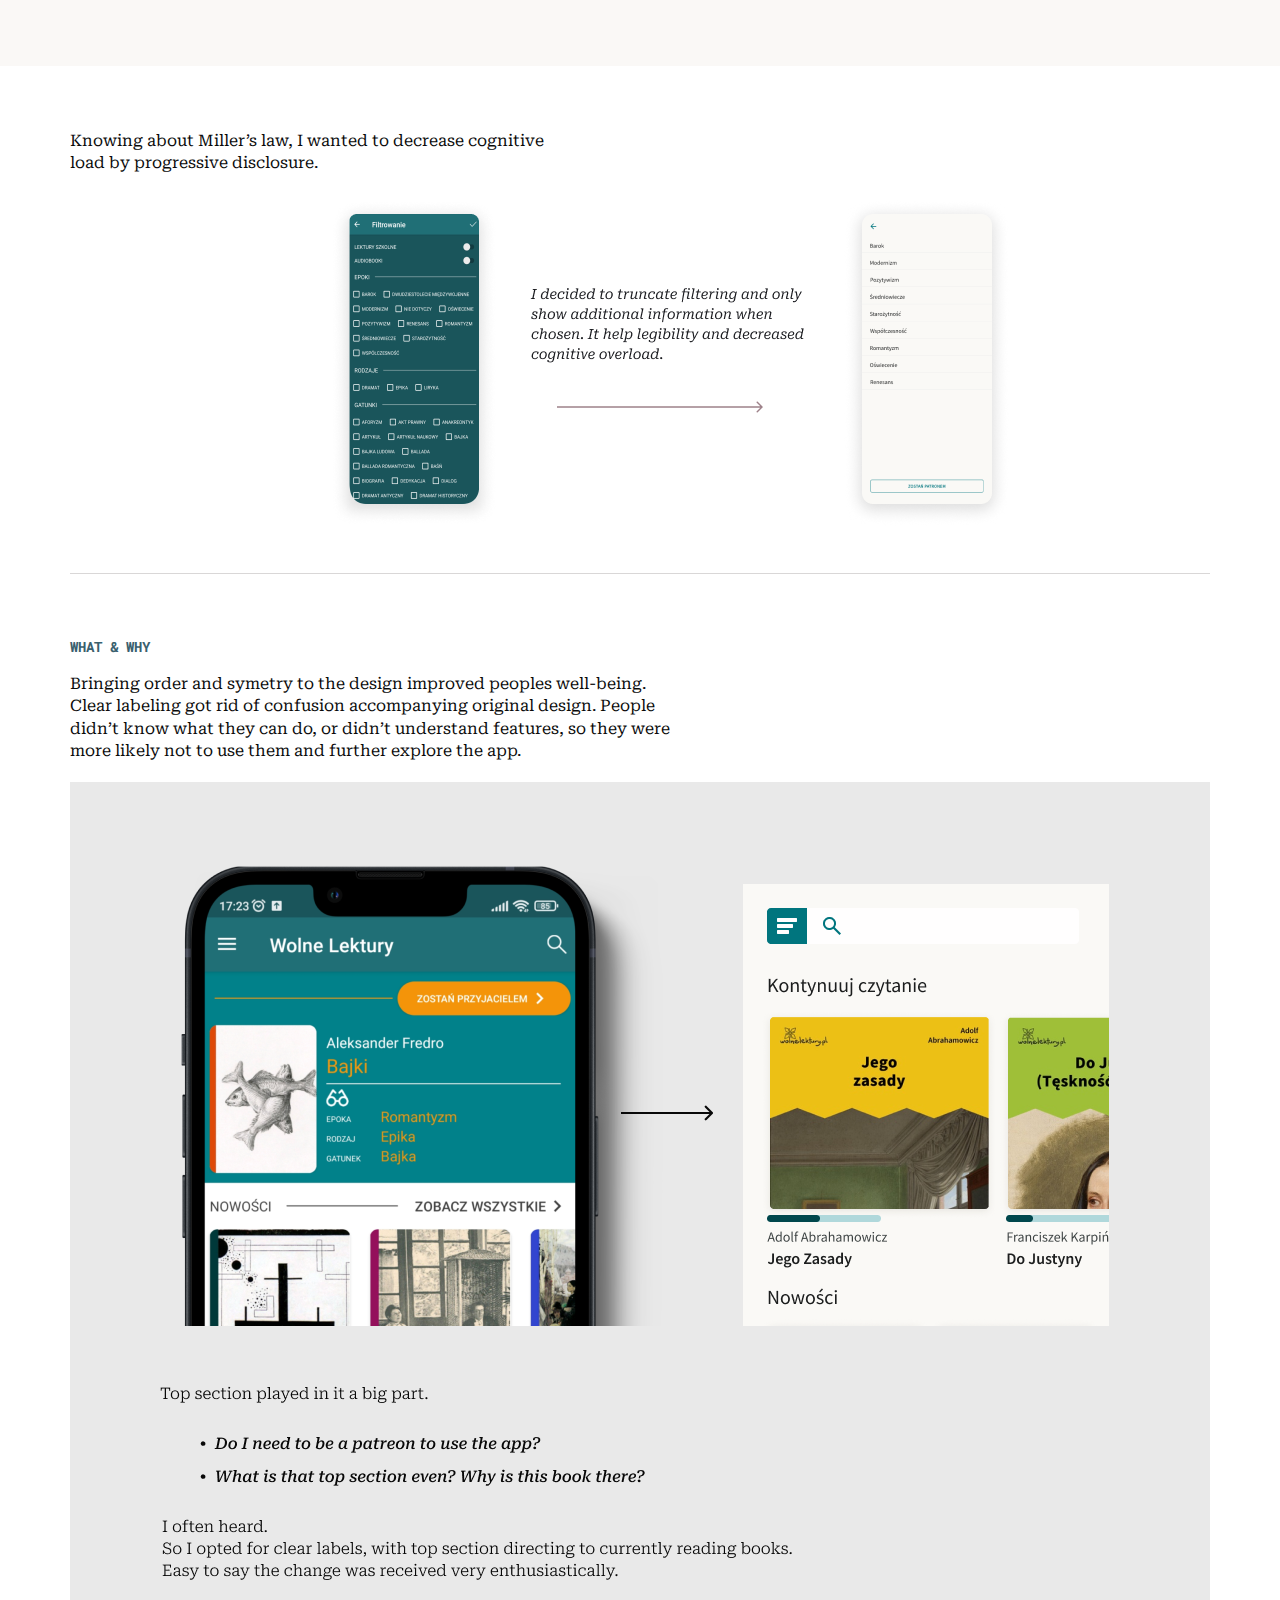
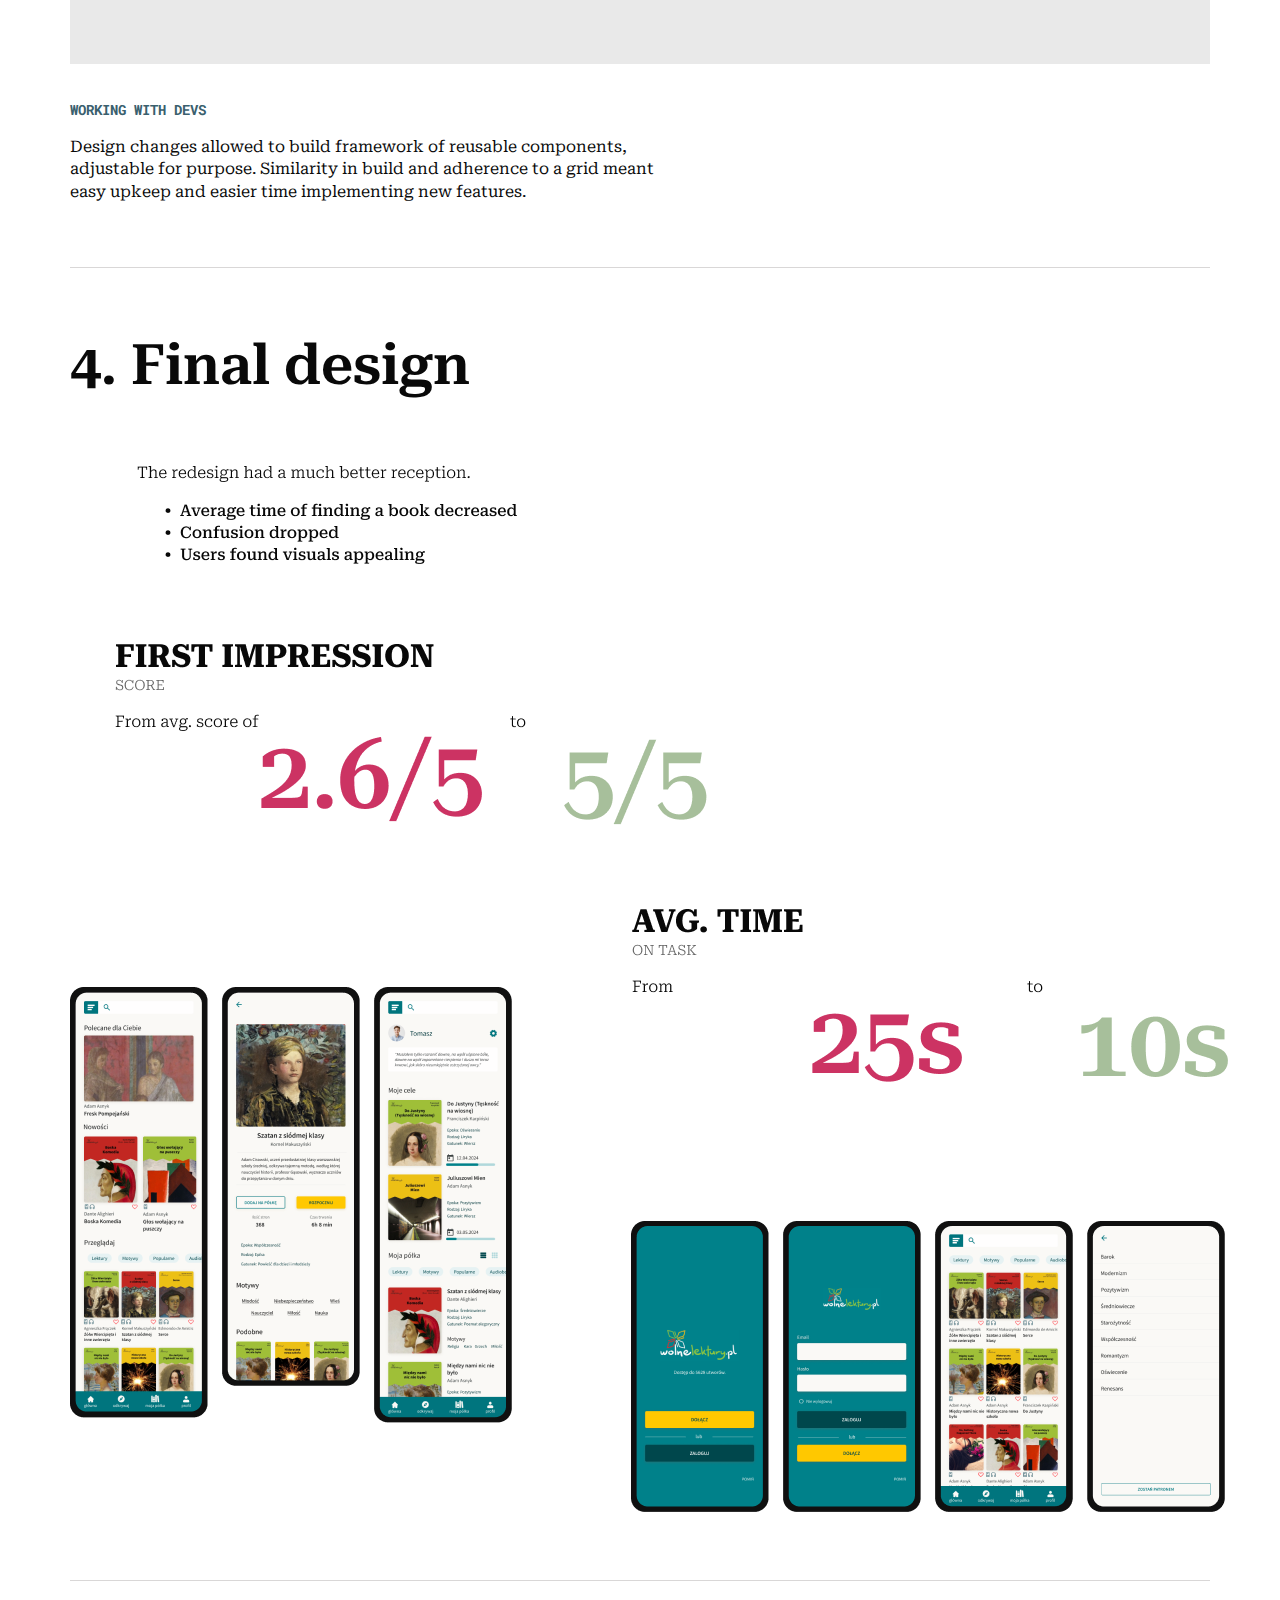
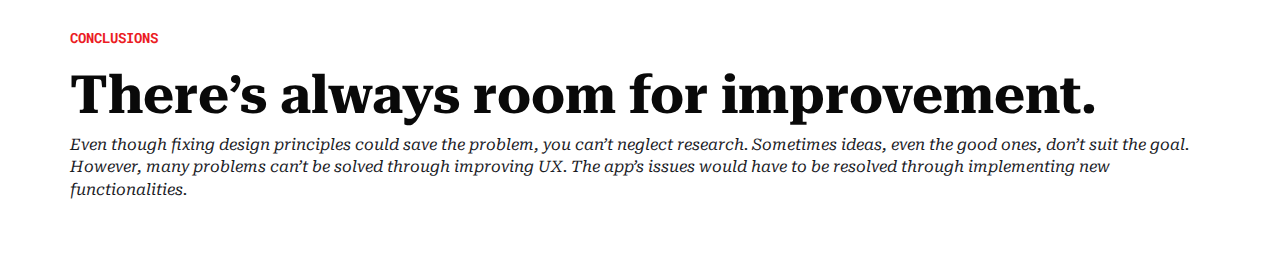
<file: WL_project.html>
<!DOCTYPE html>
<html lang="en">
<head>
    <meta charset="UTF-8">
    <meta name="viewport" content="width=device-width, initial-scale=1.0">
    <link rel="stylesheet" type="text/css" href="wl_project_styles.css" />
    <link rel="preconnect" href="https://fonts.googleapis.com">
    <link rel="preconnect" href="https://fonts.gstatic.com" crossorigin>
    <link
        href="https://fonts.googleapis.com/css2?family=Roboto+Serif:ital,opsz,wght@0,8..144,100..900;1,8..144,100..900&display=swap"
        rel="stylesheet">
    <link rel="preconnect" href="https://fonts.googleapis.com">
    <link rel="preconnect" href="https://fonts.gstatic.com" crossorigin>
    <link href="https://fonts.googleapis.com/css2?family=Roboto+Mono:ital,wght@0,100..700;1,100..700&display=swap"
        rel="stylesheet">
    <title>Wolne Lektury</title>
</head>
<body>
    <div class="fp">
        <div class="navbar">
            <div class="nav-items">
                <a href="index.html" class="title1">mgruszewski</a>
                <ul class="nav-list">
                    <li class="hov"><a href="index.html">my work</a></li>
                    <li class="hov"><a href="mgruszewski_about.html">about me</a></li>
                    <li class="hov"><a href="mgruszewski_contact.html">contact</a></li>
                </ul>
            </div>
        </div>
        <div class="cover">
            <img class="cover-img" src="wlbgp.png">
            <div class="text-t">
                <div class="titles">
                    <h2 class="h2-title">Wolne Lektury</h2>
                    <h3 class="h3-title">Improving usability and mobile reading experience for students.</h3>
                </div>
                <div class="sub-titles">
                    <div class="role">
                        <p class="p-1">Role</p>
                        <p class="p-type">Research, UX & UI design</p>
                    </div>
                    <div class="scope">
                        <p class="p-1">Scope</p>
                        <p class="p-type">1 month</p>
                    </div>
                    <div class="type">
                        <p class="p-1">Type</p>
                        <p class="p-type">Conceptual</p>
                    </div>
                </div>
            </div>
    
        </div>
    </div>
    <div class="main">
        <div class="section">
            <div class="one-c">
                <h1 class="title">1. Why</h1>
            </div>
            <div class="two-c">
                <p>As a reader myself, I searched for more convenient access to classic literature than buying (or borrowing) and carrying
                it with me.</p>
                <p>After a quick search I found Wolne Lektury - a free library providing large variety of classics.</p>
                <p>However, after trying to find my way around it I just had to give up. Oftentimes these books are difficult and require
                much effort to process. Maneuvering through chaotic menus and filters added unnecessary effort, discouraging from use,
                and the books, entirely.</p>
                <div class="hr-short"></div>
            </div>
            
        </div>
        <div class="stats">
            <p class="span-tab">STATISTICS</p>
            <p class="stat-date">In 2023</p>
            <div class="info">
                <div class="1">
                    <p class="info-title">43% read at least 1 book</p>
                    <p>Number increased by 9 percentage points. The most in 10 years.</p>
                </div>
                <div class="2">
                    <p class="info-title">Males aged 25-39</p>
                    <p>Showed increased interest in libraries.</p>
                </div>
                <div class="3">
                    <p class="info-title">20% of books</p>
                    <p>Were borrowed from libraries.</p>
                </div>
            </div>
        </div>
        <div class="section tk">
            <div class="tk2">
                
                <div class="one-c">
                   
                   
                    
                <p class="span-tab">TAKE A LOOK</p>
                    <img class="wlp" src="wlphone.png" alt="">
                    <p class="desc-add">I knew I could do some good here.</p>
                </div>
                <div class="two-c tklok">
                    <p>Clearly there’s a need for this kind of app.<br>
                        But... Does a potential user feel the same as I do? Do these ‘problems’ actually cause them trouble? Did I fall
                        for the
                        curse of knowledge*? <br>Or are they entirely different?</p>
                    <p>These questions planted in me a seed of doubt. I dove into in-store reviews for answers.</p>
                    <div class="stats-2">
                        <div class="s-1">
                            <p class="s">LAST UPDATE</p>
                            <p class="r">2019</p>
                        </div>
                        <div class="s-2">
                            <p class="s">DOWNLOADS</p>
                            <p class="r">>100k</p>
                        </div>
                        <div class="s-3">
                            <p class="s">AVG. RATING</p>
                            <p class="r">3.8</p>
                        </div>
                    </div>
                    <p >Excitement of opportunity began to sprout.</p>
                </div>
            </div>
           
        </div>
        <p class="wiki">* Cognitive bias that occurs when an individual, who is communicating with others, assumes that others have information
        that is only available to themselves, assuming they all share a background and understanding.
        (https://en.wikipedia.org/wiki/Curse_of_knowledge)</p>
        <div class="hr"></div>
        <div class="goal">
            <p class="span-goal">GOAL</p>
            <h1 class="h1-goal">Locate app’s current problem areas.</h1>
        </div>
        <div class="hr"></div>
        <div class="section">
            
            <div class="one-c">
                <h1 class="title">2. Research</h1>
                <p>Studies show that first impressions are 94% influenced by design and 75% of users are more likely to trust a more
                visually appealing website. A staggering amount of 52% of users won’t return due to aesthetics.</p>
                <p>I wanted to know how appealing is the original design.</p>
            </div>
        
        </div>
    
            <div class="hr-short"></div>
            <h1 class="title-color">80% of users had a negative first reaction.</h1>
            <h1 class="title-color c2">Everyone was confused about the contents.</h1>
            <div class="hr-short"></div>
            <div class="section">
                <div class="one-c">
                    <p>Some of the main problems were:</p>
                    <p class="problems">Too many colours</p>
                    <p class="problems p2">Difficult to read</p>
                    <p class="problems p2">Confusion about the features, such as ‘becoming a patron’</p>
                    <p class="find">Based on my findings I created a user persona of a potential user-student as they are the primary target audience
                        of the
                        company.</p>
                    <p class="find2">At first I also looked at a user persona of an avid reader but research has shown changes tailored more towards
                        students
                        would also benefit a casual user.</p>
                </div>
            </div>
        
            <div class="up-cont">             
                <div class="up-text">
                    <p class="up-span">USER PERSONA</p>
                    <div class="up-name">
                        <p class="name">Maciek, 17</p>
                        <p class="occ">Student</p>
                    </div>
                    <div class="up-desc">
                        Maciek is a student and a part-time barista. He likes his job atmosphere and fun but also doesnt want to fall behind at
                        school. Because he’s very busy he has trouble finding time and motivation to be up to date with his lecutres on
                        literature.
                    </div>
                    <div class="strug-want">
                        <div class="strug">
                            <h3 class="strug-title">Struggles</h3>
                            <p class="sw-test">/ Very little time and motivation to read
                            </p>
                            <p>/ Trouble finding similar books for referances and study
                            </p>
                            <p>/ Limited home budget
                            </p>
                        </div>
                        <div class="want">
                            <h3 class="strug-title">Wants</h3>
                            <p class="sw-test">/ Clear track of progress</p>
                            <p>/ Easily accessible library of his books
                            </p>
                        </div>
                    </div>
                </div>
                <div class="up-img-cont">
                    <img class="up-img" src="macpiuc.png" alt="">
                    <p class="up-img-desc">“I’m always in a hurry.”</p>
                </div>
            </div>
        
    
        <div class="side">
                <h1 class="title idtitl">3. Ideation</h1>
            <div class="section ide">
            
                <div class="one-c">
                    <p>I began sketching in my notebook. I came to realize I can’t change the layout too much to not confuse
                        existing users.
                        Having prepared a couple of ideas I began testing them by asking similiar questions as in the initial
                        research.</p>
                    <p class="pn">My first ideas weren’t successful. Although users liked some of the updated features there were
                        still problems to solve.</p>
                    <img class="scr2p" src="scr2.png" alt="">
                    <div class="hr-short"></div>
                </div>
                <div class="two-c ntpic">
                    <img src="nt.png" alt="">
                    <p class="desc">I wanted to place statistics section at the very top but it turned out to be too invasive and
                        not helpful.</p>
                </div>
            </div>
            <div class="stats-1">
                <p class="span-tab f">FEEDBACK</p>
                <div class="info">
                    <p class="info-title">“Button names are unclear”</p>
                    <p class="info-title">“Text could be bigger”</p>
                    <p class="info-title">“It takes a lot of time to scroll through categories”</p>
                </div>
            </div>
            
            
           
        </div>
        <div class="one-c mil">
            <p>Knowing about Miller’s law, I wanted to decrease cognitive load by progressive disclosure.</p>
        </div>
        <img class="wh" src="wh.png" alt="">
        <div class="hr"></div>
        <div class="one-c ww">
            <p class="span-tab">WHAT & WHY</p>
            <p>Bringing order and symetry to the design improved peoples well-being.
                Clear labeling got rid of confusion accompanying original design. People didn’t know what they can do, or didn’t
                understand features, so they were more likely not to use them and further explore the app.</p>
        
        
            <img class="kk" src="kk.png" alt="">
        </div>
        <div class="devs">
            <p class="span-tab">WORKING WITH DEVS</p>
            <p class="it">Design changes allowed to build framework of reusable components, adjustable for purpose. Similarity in
                build and adherence to a grid meant easy upkeep and easier time implementing new features.</p>
        </div>
        
        <div class="hr"></div>    
        <h1 class="title f4">4. Final design</h1>
                
                <img class="fin" src="fin.png" alt="">
                <div class="hr"></div>
                <div class="conc">
    <p class="span-goal fc">CONCLUSIONS</p>
    <h1 class="h1-goal">There’s always room for improvement.</h1>
    <p class="concp">Even though fixing design principles could save the problem, you can’t neglect research. Sometimes ideas, even the
    good
    ones, don’t suit the goal. However, many problems can’t be solved through improving UX. The app’s issues would have
    to
    be resolved through implementing new functionalities.</p>
                </div>
               
                </div>
    </div>
</div>
        
</body>
</html>
</file>
<file: lnpproject_styles.css>
* {
    box-sizing: border-box;
    margin: 0;
    padding: 0;
    color: #090909;
    font-family: "Roboto Serif";

}

body {
    overflow-x: hidden;
   
}

a {
    text-decoration: none;
}



.navbar {
    height: 99px;
    font-size: 16px;
}

.nav-items {
    display: flex;
    justify-content: space-between;
    padding-top: 40px;
}

li {
    list-style: none;
}

.title {
    font-weight: 600;
}

.nav-list {
    display: flex;
    gap: 56px;
}

.fp{
    height: 818px;
    background-color: #FAF8F6;
    padding-left: 150px;
    padding-right: 150px;
}
.cover-img{
    width: 100%;
    height: 399px;
    background-color: gray;
    margin-top: 48px;
}
.titles{
    margin-top: 24px;
    text-align: center;
}

.sub-titles{
    margin-top: 64px;
    display: flex;
    justify-content: space-between;
}
.p-type{
    margin-top: 10px;
}
.p-1{
    font-weight: 700;
}
.h3-title{
    font-weight: 400;
    font-size: 20px;
    margin-top: 24px;
}
.h2-title{
    font-size: 32px;
}
.scope{
    margin-left: -112px;
}

.main{
    width: 1140px;
    margin: auto;
}

.res-1c{
    display: flex;
    justify-content: space-between;
    margin-top: 80px;
}
.why{
    margin-top: 80px;
    display: flex;
    justify-content: space-between;
}
.h1-why{
    font-size: 56px;
}

.one-c{
    width: 480px;
}
.two-c{
    width: 614px;
}
.span-why{
    color: #EB1C24;
    font-family: "Roboto Mono";
    font-weight: bold;
    margin-top: 128px;
    margin-bottom: 24px;
    font-size: 14px;
}
.test1-why{
    margin-top: 10px;
    font-weight: 600;
    font-style: italic;
    font-size: 14px;
}
.test2-why{
    margin-top: 8px;
    font-style: italic;
    font-size: 14px;
    color: #656565;
}
.hr {
    margin-top: 56px;
    margin-bottom: 16px;
    height: 0.6px;
    background-color: #D9D7D7;
}
p{
    line-height: 140%;
}
.p1-why{
    margin-top: 16px;
}
.bold{
    font-weight: 600;
}
.img2-why{
    margin-top: 64px;
}

.goal{
    margin-top: 64px;
    margin-bottom: 98px;
}
.h1-goal{
    margin-top: 16px;
    font-size: 52px;
}
.research{
    margin-top: 64px;
}
.res-1c > .one-c > p {
    margin-bottom: 16px;
}
.img-text-process{
    color: #656565;
    font-style: italic;
    font-size: 14px;
    margin-left: 8px;
}
.feed-span{
    color: #EB1C24;
    font-family: "Roboto Mono";
    font-weight: bold;
    font-size: 14px;
}
.feedback{
    margin-top: 42px;
}
.fd{
    margin-top: 24px;
    font-weight: bold;
    font-style: italic;
    font-size: 15px;
    display: grid;
    grid-template-columns: repeat(2, 215px);
    grid-gap: 24px;
    margin-left: 20px;
}

.hr-short{
    width: 598px;
    height: 0.6px;
    background-color: #D9D7D7;
    margin: 64px auto 48px;
}

.feel-span{
    color: #3A606E;
        font-family: "Roboto Mono";
        font-weight: bold;
        font-size: 14px;
}

.q-type{
    display: flex;
    justify-content: space-between;
}

.fd-p{
    color: #656565;
    width: 460px;
    font-style: italic;
    margin-left: 4px;
    font-weight: 500;
    margin-bottom: 16px;
}
.fd-p::before {
    content: "•";
    /* Unicode for the bullet */
    position: relative;
    left: 0;
    top: 0;
    margin-right: 4px;
    transform: translateY(50%);
    /* Center vertically */
    color: #656565;
    /* Bullet color */
    font-size: 1em;
    /* Adjust size if necessary */
}

.fd-p-text{
    margin-top: 24px;
}

.break-p{
    width: 480px;
    margin-top: 64px;
}
.stats{
    margin-top: 64px;
    margin-bottom: 64px;
}

.user-persona{
    height: 648px;
    background-color: #A7BF9B;
    position: relative;
}
.user-persona::before {
    content: "";
    position: absolute;
    top: 0;
    left: 50%;
    width: 100vw;
    /* Set the width to cover the entire viewport width */
    height: 100%;
    background-color: #A7BF9B;
    /* Set the same background color as container */
    transform: translateX(-50%);
    /* Center the pseudo-element */
    z-index: -1;
    /* Move the pseudo-element behind the container */
}

.up-p{
    width: 480px;
    padding-top: 64px;
}

.up-span{
    color: #EB1C24;
    font-family: "Roboto Mono";
    font-weight: bold;
    font-size: 14px;
    margin-top: 64px;
}
.up-desc{
    width: 636px;
}

.up-cont{
    display: flex;
    justify-content: space-between;
}
.up-name{
    margin-top: 24px;
    margin-bottom: 16px;
}
.name{
    font-weight: 600;
    margin-bottom: 8px;
}
.occ{
    font-style: italic;
    font-weight: 400;
}
.strug-want{
    display: flex;
    justify-content: space-between;
    margin-top: 36px;
}
.strug-title{
    font-size: 16px;
    font-weight: 600;
}
.sw-test{
    margin-top: 16px;
    margin-bottom: 8px;
}
.up-img-desc{
    font-size: 14px;
    font-style: italic;
    color: #656565;
    margin-top: 6px;
}

.comp{
    margin-top: 64px;
    display: grid;
    grid-template-columns: repeat(2, 480px);
    grid-gap: 48px 187px;

}
.comp-p{
   
    margin-bottom: 16px;
}
.ideation{
    margin-top: 64px;
}
.ide-cont{
    display: flex;
    justify-content: space-between;
}
.ide-1c{
    width: 480px;
    margin-top: 64px;
}
.ide-p{
    margin-bottom: 16px;
}

.hr-ide{
    height: 0.6px;
        background-color: #D9D7D7;
        width: 598px;
}

.ab-test{
    background-color: #FAF8F6;
        position: relative;
        height: 476px;
        margin-top: 64px;
}
.ab-test
    ::before {
            content: "";
            position: absolute;
            top: 0;
            left: 50%;
            width: 100vw;
            /* Set the width to cover the entire viewport width */
            height: 100%;
            background-color: #FAF8F6;
            /* Set the same background color as container */
            transform: translateX(-50%);
            /* Center the pseudo-element */
            z-index: -1;
            /* Move the pseudo-element behind the container */
        }

.ab-p{
    font-style: italic;
    color: #656565;
    font-weight: 300;
    margin-top: 32px;
}
.ab-con{
    padding-top: 64px;
}
.screens{
    margin-top: 40px;
}
.dec{
    margin-top: 64px;
}
.why-test{
    margin-top: 24px;
    display: flex;
    justify-content: space-between;
    font-weight: 500;

}
.lit-1{
    width: 460px;
}
.li-t::before {
    content: "•";
    /* Unicode for the bullet */
    position: relative;
    left: 0;
    top: 0;
    margin-right: 4px;
    transform: translateY(50%);

    /* Bullet color */
    font-size: 1em;
    /* Adjust size if necessary */
}

.p-res{
    width: 480px;
}

.img-div{
    margin-top: 64px;
    margin-left: 250px;
}
.bef-s{
     margin-left: 91px;
        color: #EB1C24;
            font-family: "Roboto Mono";
            font-weight: bold;
          
          margin-top: 64px;
            font-size: 14px;
}
.t-4{
    margin-top: 64px;
}
.bef, .aft{
    display: flex;
        justify-content: center;
        /* horizontal alignment */
        align-items: center;
        margin-top: 24px;
}
.ac{
    margin-top: -210px;
}
.aft{
    position: relative;
}

.rec{
    position: absolute;
    top: 0;
    z-index: -2;
    
}
.conc{
    color: #EB1C24;
    font-family: "Roboto Mono";
    font-weight: bold;
    margin-top: 64px;
    font-size: 14px;
}
.ch{
    margin-bottom: 8px;
}
.conc-p{
    font-weight: 300;
    font-style: italic;
    color: #292929;
    margin-bottom: 24px;
}

.conclusions{
    margin-bottom: 64px;
}
</file>
<file: contact_styles.css>
* {
    box-sizing: border-box;
    margin: 0;
    padding: 0;
    color: #090909;
    font-family: "Roboto Serif";

}

body {
    overflow-x: hidden;
    position: relative;
}

a {
    text-decoration: none;
}

.main {
    height: 636px;
    margin-left: 150px;
    margin-right: 150px;
}

.navbar {
    height: 99px;
    font-size: 16px;
}

.nav-items {
    display: flex;
    justify-content: space-between;
    padding-top: 40px;
}

li {
    list-style: none;
}

.title {
    font-weight: 600;
}

.nav-list {
    display: flex;
    gap: 56px;
}

.contact {
    margin-top: 120px;
}

p {
    line-height: 140%;
    width: 45%;
    margin-top: 4px;
}

h2 {
    font-weight: 600;
}
.ar{
    position: absolute;
    left: 450px;
    top: 170px;
}
.mes{
    margin-top: 56px;
}
.un{
    text-decoration: underline;
}
</file>
<file: wl_project_styles.css>
* {
    box-sizing: border-box;
    margin: 0;
    padding: 0;
    color: #090909;
    font-family: "Roboto Serif";

}

body {
    overflow-x: hidden;

}
.cover-img{
    object-fit: c;
}

a {
    text-decoration: none;
}

.title1{
    font-weight: 600;
}

.navbar {
    height: 99px;
    font-size: 16px;
}

.nav-items {
    display: flex;
    justify-content: space-between;
    padding-top: 40px;
}

li {
    list-style: none;
}
.st{
    color: #3A606E;
}
.title {
    font-weight: 600;
    font-size: 56px;
    margin-bottom: 64px;
}

.nav-list {
    display: flex;
    gap: 56px;
}

.fp {
    height: 818px;
    background-color: #FAF8F6;
    padding-left: 150px;
    padding-right: 150px;
}

.cover-img {
    width: 100%;
    height: 399px;
    background-color: gray;
    margin-top: 48px;
}

.titles {
    margin-top: 24px;
    text-align: center;
}

.sub-titles {
    margin-top: 64px;
    display: flex;
    justify-content: space-between;
}

.p-type {
    margin-top: 10px;
}

.p-1 {
    font-weight: 700;
}

.h3-title {
    font-weight: 400;
    font-size: 20px;
    margin-top: 24px;
}

.h2-title {
    font-size: 32px;
}

.scope {
    margin-left: -112px;
}

.span-tab{
    color: #3A606E;
        font-family: "Roboto Mono";
        font-weight: bold;
        font-size: 14px;
}
.span-goal{
    color: #EB1C24;
    font-family: "Roboto Mono";
        font-weight: bold;
        font-size: 14px;
}
p{
    line-height: 140%;
    margin-top: 16px;

}

.main {
    width: 1140px;
    margin: auto;
}
.one-c {
    width: 480px;
}

.two-c {
    width: 614px;
    
}
.section{
    display: flex;
    margin-top: 64px;
    justify-content: space-between;
}
.hr {
    height: 0.6px;
    background-color: #D9D7D7;
}
.hr-short {
    width: 614px;
    height: 0.6px;
    background-color: #D9D7D7;
    margin: 64px auto 48px;
}

.h1-goal{
    font-size: 53px;
}
.goal{
    margin-top: 64px;
    margin-bottom: 96px;

}

.stat-date{
    font-weight: 300;
    color: #424242;
}
.info-title{
    font-weight: 600;
}
.info{
    display: flex;
    justify-content: space-between;
}
.tk{
    position: relative;
    
}
.tk2{
    justify-content: space-between;
    display: flex;
    margin-top: 64px;
}

.tk2::before {
    content: "";
    position: absolute;
    top: 0;
    left: 50%;
    width: 100vw;
    /* Set the width to cover the entire viewport width */
    height: 100%;
    background-color: #A7BF9B;
    /* Set the same background color as container */
    transform: translateX(-50%);
    /* Center the pseudo-element */
    z-index: -1;
    /* Move the pseudo-element behind the container */
    
}
.wlp{
    margin-top: 24px;
    margin-bottom: 64px;
}
.tklok{
    margin-left: 48px;
    margin-top: 40px;
   
}
.desc-add{
    font-style: italic;
    position: absolute;
    bottom: 64px;
    left: 96px;
    
}
.stats-2{
    display: flex;
    font-weight: 600;
    justify-content: space-between;
    margin-top: 32px;
    margin-bottom: 32px;
    
}
.s{
    margin-bottom: -8px;
    color: #3A606E;
}
.r{
    color: #3A606E;
}
.wiki{
    margin: 42px 0 64px 0;
    font-size: 12px;
}

.title-color{
    color: #3A606E;
    font-size: 36px;
    text-align: center;

}
.c2{
    margin-top: 16px;
}
.problems{
    font-weight: 600;
    margin-left: 24px;
}
.p2{
    margin-top: 4px;
    width: 600px;
    
}
.problems::before {
    content: "•";
    /* Unicode for the bullet */
    position: relative;
    left: 0;
    top: 0;
    margin-right: 4px;
    transform: translateY(50%);
    /* Center vertically */
    color: #090909;;
    /* Bullet color */
    font-size: 1em;
    /* Adjust size if necessary */
}
.find{
    margin-top: 64px;
}

.up-cont{
    margin-top: 64px;
}
.up-span{
    color: #3A606E;
        font-family: "Roboto Mono";
        font-weight: bold;
        font-size: 14px;
}



.up-desc{
    width: 600px;
}
.up-cont {
    display: flex;
    justify-content: space-between;
}

.up-name {
    margin-top: 24px;
    margin-bottom: 16px;
}

.name {
    font-weight: 600;
    margin-bottom: 8px;
}

.occ {
    font-style: italic;
    font-weight: 400;
    margin-top: 8px;
}

.strug-want {
    display: flex;
    justify-content: space-between;
    margin-top: 36px;
}

.strug-title {
    font-size: 16px;
    font-weight: 600;
}

.sw-test {
    margin-top: 16px;
    margin-bottom: 8px;
}

.up-img-desc {
    font-size: 14px;
    font-style: italic;
    color: #656565;
    margin-top: 6px;
}
.up-img-cont{
    margin-top: 64px;
}
.strug > p {
    width: 260px;
}
.desc{
  font-style: italic;
  width: 360px;
}
.ntpic{
    margin-left: 310px;
    margin-top: 20px;
}
.pn{
    padding-bottom: 36px;
}
.ide::before {
    content: "";
    position: absolute;
    top: 0;
    left: 50%;
    width: 100vw;
    /* Set the width to cover the entire viewport width */
    height: 100%;
   
    /* Set the same background color as container */
    transform: translateX(-50%);
    /* Center the pseudo-element */
    z-index: -1;
    /* Move the pseudo-element behind the container */
    background-color: #FAF8F6;
}
.side{
    position: relative;
}
.idtitl{
    margin-bottom: -32px;
    margin-top: 64px;
    padding-top: 64px;
}
.stats-1{
    padding-bottom: 64px;
}
.f{
    margin-top: -16px;
}
.mil{
    margin-top: 64px;
}
.wh{
   margin-top: 24px;
   margin-left: 260px;
   margin-bottom: 42px;
}
.ww{
    margin-top: 64px;
}
.ww > p {
    width: 600px;
}
.kk{
    margin-top: 20px;
}
.f4{
margin-top: 64px;
}
.fin{
    margin-bottom: 64px;
}

.conc{
    margin-top: 48px;
    margin-bottom: 64px;
}
.concp {
    color: #1A1B1F;
    font-style: italic;
    font-weight: 400;
    margin-top: 8px;
}
.fc{
    margin-bottom: 16px;
}
.devs{
    width: 600px;
    margin-bottom: 64px;
    margin-top: 32px;
}
</file>
